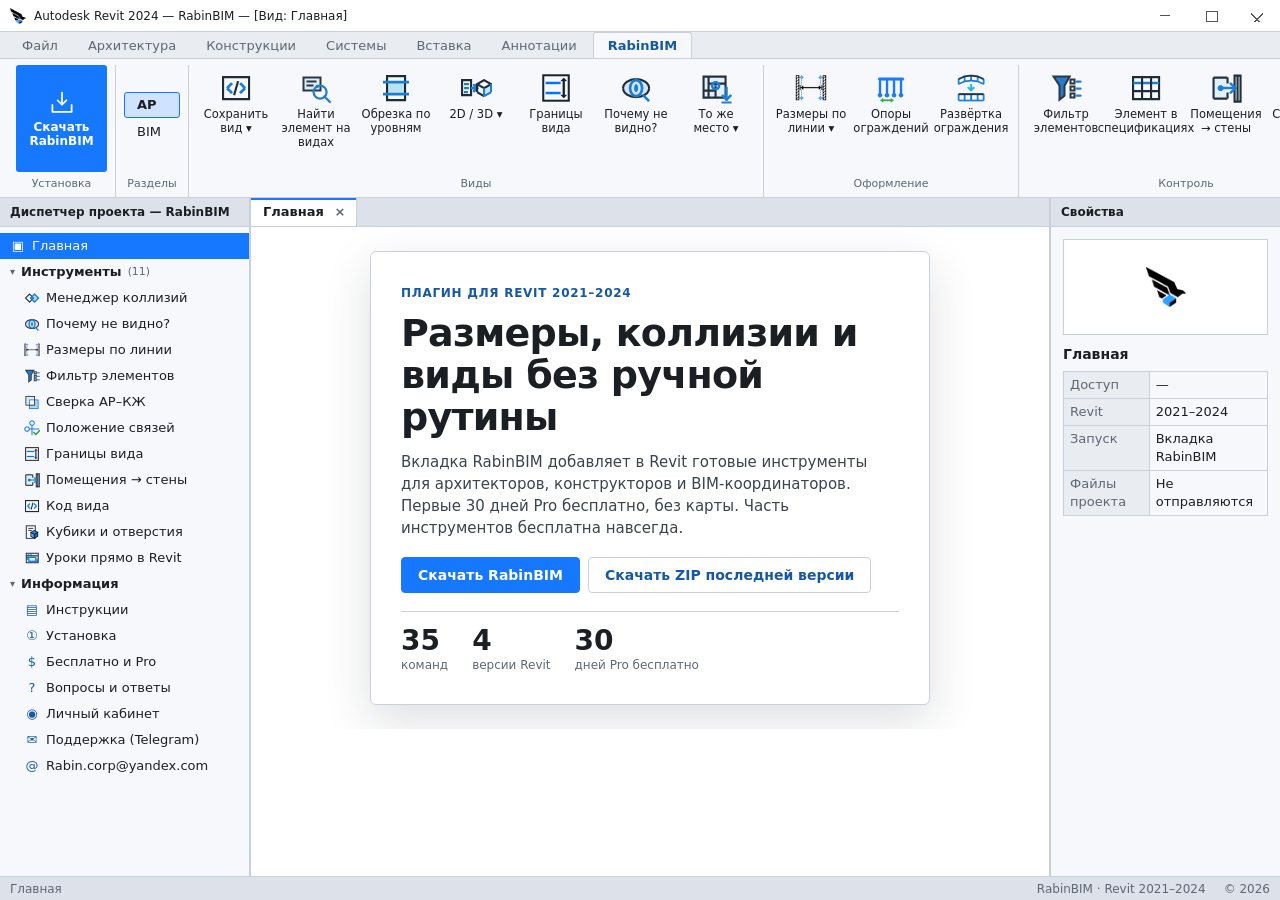
<file: index.html>
<!doctype html>
<html lang="ru">
<head>
  <meta charset="UTF-8" />
  <meta name="viewport" content="width=device-width, initial-scale=1.0" />
  <meta name="referrer" content="no-referrer" />
  <title>RabinBIM для Revit: размеры, коллизии и виды без рутины</title>
  <meta name="description" content="RabinBIM добавляет в Revit с 2021 по 2024 вкладку с готовыми инструментами: размеры по линии, менеджер коллизий, поиск скрытых элементов, кубики и отверстия. 30 дней Pro бесплатно." />
  <link rel="canonical" href="https://rabinbim.ru/" />
  <meta property="og:title" content="RabinBIM для Revit" />
  <meta property="og:description" content="Инструменты для размеров, коллизий и видов. Интерактивные примеры и инструкции." />
  <meta property="og:image" content="https://rabinbim.ru/assets/og.png" />
  <meta name="theme-color" content="#1677FF" />
  <link rel="icon" type="image/png" href="assets/logo-dark.png" />
  <link rel="stylesheet" href="style.css?v=20261122-1" />
  <link rel="stylesheet" href="demos.css?v=4" />
  <link rel="stylesheet" href="demo-clash.css?v=4" />
  <link rel="stylesheet" href="demo-monolith.css?v=3" />
  <link rel="stylesheet" href="demo-link-placement.css?v=2" />
  <link rel="stylesheet" href="demo-view-range.css?v=1" />
</head>
<body>
<div class="app" id="app">
  <header class="titlebar">
    <img src="assets/logo-dark.png" alt="" width="16" height="16" class="tlogo" />
    <span class="ttitle" id="ttitle">Autodesk Revit 2024 — RabinBIM — [Вид: Главная]</span>
    <span class="tctl" aria-hidden="true"><b></b><b></b><b></b></span>
  </header>
  <nav class="rtabs" aria-label="Вкладки ленты"><span>Файл</span><span>Архитектура</span><span>Конструкции</span><span>Системы</span><span>Вставка</span><span>Аннотации</span><span class="on">RabinBIM</span></nav>
  <div class="ribbon" role="toolbar" aria-label="Инструменты RabinBIM">
      <div class="rgroup rdl"><a class="rbig" href="https://app.rabinbim.ru/downloads/RabinBIMInstaller.exe"><svg width="28" height="28" viewBox="0 0 256 256" fill="currentColor" aria-hidden="true"><path d="M224 144v64a8 8 0 0 1-8 8H40a8 8 0 0 1-8-8v-64a8 8 0 0 1 16 0v56h160v-56a8 8 0 0 1 16 0Zm-101.66 5.66a8 8 0 0 0 11.32 0l40-40a8 8 0 0 0-11.32-11.32L136 124.69V32a8 8 0 0 0-16 0v92.69l-26.34-26.35a8 8 0 0 0-11.32 11.32Z"/></svg><span>Скачать<br />RabinBIM</span></a><b>Установка</b></div>
      <div class="rgroup"><div class="rcol rsections" role="group" aria-label="Раздел ленты">
        <button type="button" class="rsmall" data-ribbon-section="ar" aria-pressed="true">АР</button>
        <button type="button" class="rsmall" data-ribbon-section="bim" aria-pressed="false">BIM</button>
      </div><b>Разделы</b></div>
      <div class="rpanels" data-ribbon-panel="ar">
<div class="rgroup"><div class="rrow"><div class="rmenu"><button type="button" class="rbtn" popovertarget="RabinViewCaptureSplitButton"><img src="assets/icons/view-code-new32.png" alt="" width="32" height="32" /><span>Сохранить вид ▾</span></button><div id="RabinViewCaptureSplitButton" class="rmenu-pop" popover><button type="button" class="rbtn" data-open="code" title="Скопировать код активного вида, чтобы открыть его позже или передать коллеге"><img src="assets/icons/view-code-new32.png" alt="" width="32" height="32" /><span>Скопировать код вида</span></button><button type="button" class="rbtn" data-open="copy-view-screenshot" title="Скопировать скриншот активного вида"><img src="assets/icons/qr-only-new32.png" alt="" width="32" height="32" /><span>Скриншот без кода</span></button><button type="button" class="rbtn" data-open="copy-view-screenshot-with-code" title="Скопировать скриншот активного вида с QR-кодом восстановления"><img src="assets/icons/view-qr-new32.png" alt="" width="32" height="32" /><span>Скриншот с QR-кодом</span></button><button type="button" class="rbtn" data-open="restore-view-code" title="Открыть сохранённый вид и восстановить его зум и ориентацию"><img src="assets/icons/restore-new32.png" alt="" width="32" height="32" /><span>Вставить код вида</span></button></div></div><button type="button" class="rbtn" data-open="element-view-finder" title="Найти виды, на которых виден выбранный элемент"><img src="assets/icons/element-view-finder32.png" alt="" width="32" height="32" /><span>Найти элемент на видах</span></button><button type="button" class="rbtn" data-open="level-section" title="Обрезать активный 3D-вид между двумя выбранными уровнями"><img src="assets/icons/levels-section-new32.png" alt="" width="32" height="32" /><span>Обрезка по уровням</span></button><div class="rmenu"><button type="button" class="rbtn" popovertarget="RabinViewConversionSplitButton"><img src="assets/icons/view-2d-to-3d32.png" alt="" width="32" height="32" /><span>2D / 3D ▾</span></button><div id="RabinViewConversionSplitButton" class="rmenu-pop" popover><button type="button" class="rbtn" data-open="view2-d-to3-d" title="Создать обрезанный 3D-вид из выбранного или активного плана/разреза"><img src="assets/icons/view-2d-to-3d32.png" alt="" width="32" height="32" /><span>2D в 3D</span></button><button type="button" class="rbtn" data-open="view3-d-to2-d" title="Создать план или разрез по выбранной грани обрезки 3D-вида"><img src="assets/icons/view-3d-to-2d32.png" alt="" width="32" height="32" /><span>3D в 2D</span></button><button type="button" class="rbtn" data-open="align3-d-section-box" title="Повернуть границы 3D-вида параллельно выбранной плоской грани"><img src="assets/icons/view-align-3d32.png" alt="" width="32" height="32" /><span>Выровнять 3D-границы</span></button></div></div><button type="button" class="rbtn" data-open="view-range-control" title="Настроить диапазон плана или границы разреза"><img src="assets/icons/view-range-v2-32.png" alt="" width="32" height="32" /><span>Границы вида</span></button><button type="button" class="rbtn" data-open="vis" title="Найти причину невидимости выбранного элемента на активном виде"><img src="assets/icons/visibility-diagnostics32.png" alt="" width="32" height="32" /><span>Почему не видно?</span></button><div class="rmenu"><button type="button" class="rbtn" popovertarget="RabinViewLocationButton"><img src="assets/icons/view-location-save32.png" alt="" width="32" height="32" /><span>То же место ▾</span></button><div id="RabinViewLocationButton" class="rmenu-pop" popover><button type="button" class="rbtn" data-open="view-location-save" title="Сохранить текущее место"><img src="assets/icons/view-location-save32.png" alt="" width="32" height="32" /><span>Сохранить место</span></button><button type="button" class="rbtn" data-open="view-location-apply" title="Перенести сохранённое место"><img src="assets/icons/view-location-apply32.png" alt="" width="32" height="32" /><span>Перенести место</span></button></div></div></div><b>Виды</b></div>
<div class="rgroup"><div class="rrow"><div class="rmenu"><button type="button" class="rbtn" popovertarget="RabinLineDimensionSplitButton"><img src="assets/icons/line-dimension32.png" alt="" width="32" height="32" /><span>Размеры по линии ▾</span></button><div id="RabinLineDimensionSplitButton" class="rmenu-pop" popover><button type="button" class="rbtn" data-open="dims" title="Создать цепочку размеров по двум точкам"><img src="assets/icons/line-dimension32.png" alt="" width="32" height="32" /><span>Размеры по линии</span></button><button type="button" class="rbtn" data-open="line-dimension-settings" title="Настроить стены, оси, окна, двери и способ привязки"><img src="assets/icons/settings32.png" alt="" width="32" height="32" /><span>Настройки размеров</span></button></div></div><button type="button" class="rbtn" data-open="railing-supports" title="Расставить опоры выбранных ограждений по шаблону: типы опор, шаг, отступы"><img src="assets/icons/railing-supports32.png" alt="" width="32" height="32" /><span>Опоры ограждений</span></button><button type="button" class="rbtn" data-open="railing-unroll" title="Развёртка выбранного ограждения: чертёжный вид с длиной вдоль траектории и высотой"><img src="assets/icons/railing-unroll32.png" alt="" width="32" height="32" /><span>Развёртка ограждения</span></button></div><b>Оформление</b></div>
<div class="rgroup"><div class="rrow"><button type="button" class="rbtn" data-open="filter" title="Расширенный фильтр и сохранённые наборы элементов"><img src="assets/icons/advanced-filter32.png" alt="" width="32" height="32" /><span>Фильтр элементов</span></button><button type="button" class="rbtn" data-open="schedule-element-finder" title="Проверить, в каких спецификациях на листах есть выбранный элемент"><img src="assets/icons/schedule32.png" alt="" width="32" height="32" /><span>Элемент в спецификациях</span></button><button type="button" class="rbtn" data-open="rooms" title="Передать параметры помещений в стены отделки и утепления"><img src="assets/icons/room-wall-parameters32.png" alt="" width="32" height="32" /><span>Помещения → стены</span></button><button type="button" class="rbtn" data-open="monolith-check" title="Найти расхождения монолита АР и связи КЖ"><img src="assets/icons/monolith-check32.png" alt="" width="32" height="32" /><span>Сверка АР–КЖ</span></button></div><b>Контроль</b></div>
<div class="rgroup"><div class="rrow"><button type="button" class="rbtn" data-open="clash" title="Открыть менеджер коллизий Navisworks"><img src="assets/icons/collision-new32.png" alt="" width="32" height="32" /><span>Менеджер коллизий</span></button><button type="button" class="rbtn" data-open="project-sync" title="Открыть окно синхронизации данных между проектами"><img src="assets/icons/project-sync-new32.png" alt="" width="32" height="32" /><span>Синхронизация проектов</span></button><button type="button" class="rbtn" data-open="link-placement" title="Проверить, что Revit-связи стоят ровно: по общим координатам и по осям"><img src="assets/icons/link-placement32.png" alt="" width="32" height="32" /><span>Положение связей</span></button><div class="rmenu"><button type="button" class="rbtn" popovertarget="RabinOpeningsSplitButton"><img src="assets/icons/openings-cubes32.png" alt="" width="32" height="32" /><span>Кубики и отверстия ▾</span></button><div id="RabinOpeningsSplitButton" class="rmenu-pop" popover><button type="button" class="rbtn" data-open="cube-file-check" title="Проверить локальные кубики и сравнить их с предыдущим снимком"><img src="assets/icons/openings-cubes32.png" alt="" width="32" height="32" /><span>Файл кубиков</span></button><button type="button" class="rbtn" data-open="open" title="Сопоставить локальные отверстия с кубиками в Revit-связи"><img src="assets/icons/openings-check32.png" alt="" width="32" height="32" /><span>Основная модель</span></button><button type="button" class="rbtn" data-open="opening-coordination-settings" title="Настроить семейства, параметры, допуски и обмен настройками"><img src="assets/icons/settings32.png" alt="" width="32" height="32" /><span>Настройки кубиков и отверстий</span></button></div></div></div><b>Координация</b></div>
      </div>
      <div class="rpanels" data-ribbon-panel="bim" hidden>
<div class="rgroup"><div class="rrow"><button type="button" class="rbtn" data-open="fix-group-worksets" title="Последовательно назначить группе рабочие наборы её элементов и восстановить исходный"><img src="assets/icons/group-worksets32.png" alt="" width="32" height="32" /><span>РН групп</span></button><button type="button" class="rbtn" data-open="family-parameter-inspector" title="Параметры, формулы и связи внутри семейства"><img src="assets/icons/family-parameters32.png" alt="" width="32" height="32" /><span>Параметры семейства</span></button><button type="button" class="rbtn" data-open="workset-contents" title="Список элементов рабочего набора, в том числе закрытого — без его открытия"><img src="assets/icons/workset-contents32.png" alt="" width="32" height="32" /><span>Состав РН</span></button><button type="button" class="rbtn" data-open="batch-links" title="Загрузить сразу несколько Revit-связей с Revit Server или с диска"><img src="assets/icons/batch-links32.png" alt="" width="32" height="32" /><span>Загрузка связей</span></button></div><b>BIM</b></div>
      </div>
      <div class="rgroup"><div class="rcol"><button class="rsmall" data-open="guide">Инструкции</button><button class="rsmall" data-open="how">Установка</button><button class="rsmall" data-open="tiers">Бесплатно и Pro</button><button class="rsmall" data-open="faq">Вопросы</button></div><b>О плагине</b></div>
  </div>
  <div class="work">
    <aside class="browser" aria-label="Диспетчер проекта">
      <p class="pane-h">Диспетчер проекта — RabinBIM</p>
      <ul class="tree">
        <li><button class="node" data-open="home"><span class="ic">▣</span>Главная</button></li>
        <li class="grp"><span class="node folder">Инструменты <small>(11)</small></span><ul><li><button class="node leaf" data-open="clash"><img src="assets/icons/collision-new32.png" alt="" width="16" height="16" />Менеджер коллизий</button></li><li><button class="node leaf" data-open="vis"><img src="assets/icons/visibility-diagnostics32.png" alt="" width="16" height="16" />Почему не видно?</button></li><li><button class="node leaf" data-open="dims"><img src="assets/icons/line-dimension32.png" alt="" width="16" height="16" />Размеры по линии</button></li><li><button class="node leaf" data-open="filter"><img src="assets/icons/advanced-filter32.png" alt="" width="16" height="16" />Фильтр элементов</button></li><li><button class="node leaf" data-open="monolith-check"><img src="assets/icons/monolith-check32.png" alt="" width="16" height="16" />Сверка АР–КЖ</button></li><li><button class="node leaf" data-open="link-placement"><img src="assets/icons/link-placement32.png" alt="" width="16" height="16" />Положение связей</button></li><li><button type="button" class="node leaf" data-open="view-range-control"><img src="assets/icons/view-range-v2-32.png" alt="" width="16" height="16" />Границы вида</button></li><li><button class="node leaf" data-open="rooms"><img src="assets/icons/room-wall-parameters32.png" alt="" width="16" height="16" />Помещения → стены</button></li><li><button class="node leaf" data-open="code"><img src="assets/icons/view-code-new32.png" alt="" width="16" height="16" />Код вида</button></li><li><button class="node leaf" data-open="open"><img src="assets/icons/openings-cubes32.png" alt="" width="16" height="16" />Кубики и отверстия</button></li><li><button class="node leaf" data-open="lessons"><img src="assets/icons/ui-highlight-test32.png" alt="" width="16" height="16" />Уроки прямо в Revit</button></li></ul></li>
        <li class="grp"><span class="node folder">Информация</span><ul>
          <li><button class="node leaf" data-open="guide"><span class="ic">▤</span>Инструкции</button></li>
          <li><button class="node leaf" data-open="how"><span class="ic">①</span>Установка</button></li>
          <li><button class="node leaf" data-open="tiers"><span class="ic">$</span>Бесплатно и Pro</button></li>
          <li><button class="node leaf" data-open="faq"><span class="ic">?</span>Вопросы и ответы</button></li>
          <li><a class="node leaf" href="https://app.rabinbim.ru/profile.html"><span class="ic">◉</span>Личный кабинет</a></li>
          <li><a class="node leaf" href="https://t.me/RabinBIM" target="_blank" rel="noopener"><span class="ic">✉</span>Поддержка (Telegram)</a></li>
          <li><a class="node leaf" href="mailto:Rabin.corp@yandex.com"><span class="ic">@</span>Rabin.corp@yandex.com</a></li>
        </ul></li>
      </ul>
    </aside>
    <main class="canvas" id="main">
      <div class="vtabs" id="vtabs" role="tablist" aria-label="Открытые виды"></div>
      <div class="views" id="views">
      <section class="view" id="v-copy-view-screenshot" hidden data-title="Скриншот без кода" data-desc="Скопировать скриншот активного вида" data-doc="#guide-view-code"><div class="view-head"><h2>Скриншот без кода</h2><p>Скопировать скриншот активного вида.</p><p>Команда доступна в RabinBIM для Revit.</p><button type="button" class="rsmall guide-link" data-inline-guide>Инструкция →</button></div></section>
      <section class="view" id="v-copy-view-screenshot-with-code" hidden data-title="Скриншот с QR-кодом" data-desc="Скопировать скриншот активного вида с QR-кодом восстановления" data-doc="#guide-view-code"><div class="view-head"><h2>Скриншот с QR-кодом</h2><p>Скопировать скриншот активного вида с QR-кодом восстановления.</p><p>Команда доступна в RabinBIM для Revit.</p><button type="button" class="rsmall guide-link" data-inline-guide>Инструкция →</button></div></section>
      <section class="view" id="v-restore-view-code" hidden data-title="Вставить код вида" data-desc="Открыть сохранённый вид и восстановить его зум и ориентацию" data-doc="#guide-view-code"><div class="view-head"><h2>Вставить код вида</h2><p>Открыть сохранённый вид и восстановить его зум и ориентацию.</p><p>Команда доступна в RabinBIM для Revit.</p><button type="button" class="rsmall guide-link" data-inline-guide>Инструкция →</button></div></section>
      <section class="view" id="v-element-view-finder" hidden data-title="Найти элемент на видах" data-desc="Найти виды, на которых виден выбранный элемент" data-doc="#guide-find-views"><div class="view-head"><h2>Найти элемент на видах</h2><p>Найти виды, на которых виден выбранный элемент.</p><p>Команда доступна в RabinBIM для Revit.</p><button type="button" class="rsmall guide-link" data-inline-guide>Инструкция →</button></div><div class="stage-body shot-body guide-preview"><img src="assets/ui/element-view-finder.png" alt="Окно команды RabinBIM" loading="lazy" /></div></section>
      <section class="view" id="v-level-section" hidden data-title="Обрезка по уровням" data-desc="Обрезать активный 3D-вид между двумя выбранными уровнями" data-doc="#guide-level-section"><div class="view-head"><h2>Обрезка по уровням</h2><p>Обрезать активный 3D-вид между двумя выбранными уровнями.</p><p>Команда доступна в RabinBIM для Revit.</p><button type="button" class="rsmall guide-link" data-inline-guide>Инструкция →</button></div></section>
      <section class="view" id="v-view2-d-to3-d" hidden data-title="2D в 3D" data-desc="Создать обрезанный 3D-вид из выбранного или активного плана/разреза" data-doc="#guide-dimensions-2d3d"><div class="view-head"><h2>2D в 3D</h2><p>Создать обрезанный 3D-вид из выбранного или активного плана/разреза.</p><p>Команда доступна в RabinBIM для Revit.</p><button type="button" class="rsmall guide-link" data-inline-guide>Инструкция →</button></div></section>
      <section class="view" id="v-view3-d-to2-d" hidden data-title="3D в 2D" data-desc="Создать план или разрез по выбранной грани обрезки 3D-вида" data-doc="#guide-dimensions-2d3d"><div class="view-head"><h2>3D в 2D</h2><p>Создать план или разрез по выбранной грани обрезки 3D-вида.</p><p>Команда доступна в RabinBIM для Revit.</p><button type="button" class="rsmall guide-link" data-inline-guide>Инструкция →</button></div></section>
      <section class="view" id="v-align3-d-section-box" hidden data-title="Выровнять 3D-границы" data-desc="Повернуть границы 3D-вида параллельно выбранной плоской грани" data-doc="#guide-dimensions-2d3d"><div class="view-head"><h2>Выровнять 3D-границы</h2><p>Повернуть границы 3D-вида параллельно выбранной плоской грани.</p><p>Команда доступна в RabinBIM для Revit.</p><button type="button" class="rsmall guide-link" data-inline-guide>Инструкция →</button></div></section>
      <section class="view" id="v-view-range-control" hidden data-tier="Pro" data-title="Границы вида" data-desc="Настроить диапазон плана или границы разреза" data-doc="#guide-view-range"><div class="view-head"><h2>Границы вида</h2><p>Настроить диапазон плана или границы разреза.</p><p>Команда доступна в RabinBIM для Revit.</p><button type="button" class="rsmall guide-link" data-inline-guide>Инструкция →</button></div><div class="stage-body demo" data-demo="view-range" aria-label="Интерактивное демо команды «Границы вида»"></div></section>
      <section class="view" id="v-view-location-save" hidden data-title="Сохранить место" data-desc="Сохранить текущее место" data-doc="#guide-same-place"><div class="view-head"><h2>Сохранить место</h2><p>Сохранить текущее место.</p><p>Команда доступна в RabinBIM для Revit.</p><button type="button" class="rsmall guide-link" data-inline-guide>Инструкция →</button></div></section>
      <section class="view" id="v-view-location-apply" hidden data-title="Перенести место" data-desc="Перенести сохранённое место" data-doc="#guide-same-place"><div class="view-head"><h2>Перенести место</h2><p>Перенести сохранённое место.</p><p>Команда доступна в RabinBIM для Revit.</p><button type="button" class="rsmall guide-link" data-inline-guide>Инструкция →</button></div></section>
      <section class="view" id="v-line-dimension-settings" hidden data-title="Настройки размеров" data-desc="Настроить стены, оси, окна, двери и способ привязки" data-doc="#guide-line-dims"><div class="view-head"><h2>Настройки размеров</h2><p>Настроить стены, оси, окна, двери и способ привязки.</p><p>Команда доступна в RabinBIM для Revit.</p><button type="button" class="rsmall guide-link" data-inline-guide>Инструкция →</button></div><div class="stage-body shot-body guide-preview"><img src="assets/ui/line-dims.png" alt="Окно команды RabinBIM" loading="lazy" /></div></section>
      <section class="view" id="v-schedule-element-finder" hidden data-title="Элемент в спецификациях" data-desc="Проверить, в каких спецификациях на листах есть выбранный элемент" data-doc="#guide-schedule-element-finder"><div class="view-head"><h2>Элемент в спецификациях</h2><p>Проверить, в каких спецификациях на листах есть выбранный элемент.</p><p>Команда доступна в RabinBIM для Revit.</p><button type="button" class="rsmall guide-link" data-inline-guide>Инструкция →</button></div><div class="stage-body shot-body guide-preview"><img src="assets/ui/schedule-element-finder.png" alt="Окно команды RabinBIM" loading="lazy" /></div></section>
      <section class="view" id="v-monolith-check" hidden data-title="Сверка АР–КЖ" data-tier="Pro" data-desc="Найти расхождения монолита АР и связи КЖ по объёму, с подсветкой на виде и выгрузкой в CSV." data-doc="#guide-monolith-check">
        <div class="view-head"><h2>Сверка АР–КЖ</h2><p>Сравнение монолита АР и связи КЖ по объёму: расхождения по местам, фильтр тонких припусков, подсветка на виде и отчёт CSV.</p><button type="button" class="rsmall guide-link" data-inline-guide>Инструкция →</button></div>
        <div class="stage-body demo" data-demo="monolith" role="group" aria-label="Интерактивный пример окна «Расхождения монолита АР и КЖ»"></div>
      </section>
      <section class="view" id="v-project-sync" hidden data-title="Синхронизация проектов" data-desc="Открыть окно синхронизации данных между проектами" data-doc="#guide-project-sync"><div class="view-head"><h2>Синхронизация проектов</h2><p>Открыть окно синхронизации данных между проектами.</p><p>Команда доступна в RabinBIM для Revit.</p><button type="button" class="rsmall guide-link" data-inline-guide>Инструкция →</button></div><div class="stage-body shot-body guide-preview"><img src="assets/ui/project-sync.png" alt="Окно команды RabinBIM" loading="lazy" /></div></section>
      <section class="view" id="v-link-placement" hidden data-title="Положение связей" data-tier="Бесплатно" data-desc="Проверить, что Revit-связи стоят ровно: по общим координатам и по осям" data-doc="#guide-link-placement"><div class="view-head"><h2>Положение связей</h2><p>Проверить, что Revit-связи стоят ровно: по общим координатам и по осям.</p><p>Команда доступна в RabinBIM для Revit.</p><button type="button" class="rsmall guide-link" data-inline-guide>Инструкция →</button></div><div class="stage-body demo" data-demo="link-placement" role="group" aria-label="Интерактивный пример окна «Положение Revit-связей»"></div></section>
      <section class="view" id="v-cube-file-check" hidden data-title="Файл кубиков" data-desc="Проверить локальные кубики и сравнить их с предыдущим снимком" data-doc="#guide-open-file"><div class="view-head"><h2>Файл кубиков</h2><p>Проверить локальные кубики и сравнить их с предыдущим снимком.</p><p>Команда доступна в RabinBIM для Revit.</p><button type="button" class="rsmall guide-link" data-inline-guide>Инструкция →</button></div><div class="stage-body shot-body guide-preview"><img src="assets/docs/open-file.png" alt="Окно команды RabinBIM" loading="lazy" /></div></section>
      <section class="view" id="v-opening-coordination-settings" hidden data-title="Настройки кубиков и отверстий" data-desc="Настроить семейства, параметры, допуски и обмен настройками" data-doc="#guide-open-settings"><div class="view-head"><h2>Настройки кубиков и отверстий</h2><p>Настроить семейства, параметры, допуски и обмен настройками.</p><p>Команда доступна в RabinBIM для Revit.</p><button type="button" class="rsmall guide-link" data-inline-guide>Инструкция →</button></div><div class="stage-body shot-body guide-preview"><img src="assets/ui/opening-coordination-settings.png" alt="Окно команды RabinBIM" loading="lazy" /></div></section>
      <section class="view" id="v-fix-group-worksets" hidden data-title="РН групп" data-desc="Последовательно назначить группе рабочие наборы её элементов и восстановить исходный" data-doc="#guide-fix-group-worksets"><div class="view-head"><h2>РН групп</h2><p>Последовательно назначить группе рабочие наборы её элементов и восстановить исходный.</p><p>Команда доступна в RabinBIM для Revit.</p><button type="button" class="rsmall guide-link" data-inline-guide>Инструкция →</button></div><div class="stage-body shot-body guide-preview"><img src="assets/ui/fix-group-worksets.png" alt="Окно команды RabinBIM" loading="lazy" /></div></section>
      <section class="view" id="v-family-parameter-inspector" hidden data-title="Параметры семейства" data-desc="Параметры, формулы и связи внутри семейства" data-doc="#guide-family-parameter-inspector"><div class="view-head"><h2>Параметры семейства</h2><p>Параметры, формулы и связи внутри семейства.</p><p>Команда доступна в RabinBIM для Revit.</p><button type="button" class="rsmall guide-link" data-inline-guide>Инструкция →</button></div><div class="stage-body shot-body guide-preview"><img src="assets/ui/family-parameter-inspector.png" alt="Окно команды RabinBIM" loading="lazy" /></div></section>
      <section class="view" id="v-workset-contents" hidden data-title="Состав РН" data-desc="Список элементов рабочего набора, в том числе закрытого — без его открытия" data-doc="#guide-workset-contents"><div class="view-head"><h2>Состав РН</h2><p>Список элементов рабочего набора, в том числе закрытого — без его открытия.</p><p>Команда доступна в RabinBIM для Revit.</p><button type="button" class="rsmall guide-link" data-inline-guide>Инструкция →</button></div><div class="stage-body shot-body guide-preview"><img src="assets/ui/workset-contents.png" alt="Окно команды RabinBIM" loading="lazy" /></div></section>
      <section class="view" id="v-railing-supports" hidden data-title="Опоры ограждений" data-tier="Pro" data-desc="Расстановка опор выбранных ограждений по шаблону: типы опор, шаг и отступы" data-doc="#guide-railing-supports"><div class="view-head"><h2>Опоры ограждений</h2><p>Расставить опоры выбранных ограждений по шаблону: типы опор, шаг, отступы.</p><p>Команда доступна в RabinBIM Pro для Revit.</p><button type="button" class="rsmall guide-link" data-inline-guide>Инструкция →</button></div></section>
      <section class="view" id="v-railing-unroll" hidden data-title="Развёртка ограждения" data-tier="Pro" data-desc="Чертёжный вид или разрезы вдоль ограждения с длиной по траектории, высотой, изломами и размерами" data-doc="#guide-railing-unroll"><div class="view-head"><h2>Развёртка ограждения</h2><p>Раскатывает выбранное ограждение в прямую на чертёжном виде или строит разрезы вдоль траектории.</p><p>Команда доступна в RabinBIM Pro для Revit.</p><button type="button" class="rsmall guide-link" data-inline-guide>Инструкция →</button></div></section>
      <section class="view" id="v-batch-links" hidden data-title="Загрузка связей" data-tier="Бесплатно" data-desc="Пакетная загрузка и обновление нескольких Revit-связей с Revit Server или с диска" data-doc="#guide-batch-links"><div class="view-head"><h2>Загрузка связей</h2><p>Загрузить сразу несколько Revit-связей с Revit Server или с диска, задав рабочие наборы и способ размещения.</p><p>Команда доступна бесплатно в RabinBIM для Revit.</p><button type="button" class="rsmall guide-link" data-inline-guide>Инструкция →</button></div></section>
      <section class="view" id="v-guide-view-code" hidden data-title="Код вида" data-tier="Бесплатно"><article class="guide-page"><button type="button" class="rsmall guide-back" data-open="guide">← Все инструкции</button>
          <h2>Код вида <span class="tag free">Бесплатно</span></h2>
          <figure class="shot side"><a href="assets/docs/view-code-menu.png" target="_blank" rel="noopener"><img src="assets/docs/view-code-menu.png" alt="Меню «Сохранить вид»: скриншот с QR-кодом, без кода, текстовый код" width="185" height="196" loading="lazy" /></a><figcaption>Меню «Сохранить вид»</figcaption></figure>
          <p>Скопируйте активный вид вместе с положением и направлением камеры, выделенными элементами и границами обрезки. Работает и для 3D, и для 2D видов. Коллега вставит код и откроет тот же вид без поиска.</p>
          <p>Кнопка «Сохранить вид» предлагает три варианта:</p>
          <ul>
            <li>скриншот с QR-кодом и текстовым кодом;</li>
            <li>скриншот с QR-кодом;</li>
            <li>только текстовый код.</li>
          </ul>
          <p>Чтобы перейти к сохранённому месту, вставьте код или картинку с QR-кодом в «Вставить код вида». Код можно отправить коллеге или сохранить себе, чтобы вернуться к месту позже.</p>
          <p class="note">Код открывается в том же проекте. Между смежными разделами одного проекта тоже должен работать, но в таких случаях проверяйте результат.</p>
        </article></section>
      <section class="view" id="v-guide-find-views" hidden data-title="Найти элемент на видах" data-tier="Бесплатно"><article class="guide-page"><button type="button" class="rsmall guide-back" data-open="guide">← Все инструкции</button>
          <h2>Найти элемент на видах <span class="tag free">Бесплатно</span></h2>
          <img class="ico" src="assets/docs/btn-find-views.png" alt="Кнопка «Найти элемент на видах»" width="95" height="76" loading="lazy" />
          <p>Показывает все виды, на которых есть нужный элемент.</p>
          <ol class="proc">
            <li>Откройте инструмент и выберите элемент в проекте.</li>
            <li>Укажите, где искать: на всех видах или только на видах на листах.</li>
            <li>Дождитесь результата. На небольшом проекте это занимает 20–30 секунд.</li>
          </ol>
          <p class="note">На крупных проектах поиск идёт минуты, а иногда и десятки минут. Для таких проектов ищите только по видам на листах. Поиск можно остановить кнопкой «Прервать».</p>
        </article></section>
      <section class="view" id="v-guide-dimensions-2d3d" hidden data-title="Переход между 2D и 3D" data-tier="Pro"><article class="guide-page"><button type="button" class="rsmall guide-back" data-open="guide">← Все инструкции</button>
          <h2>Переход между 2D и 3D <span class="tag pro">Pro</span></h2>
          <figure class="shot side"><a href="assets/docs/menu-2d3d.png" target="_blank" rel="noopener"><img src="assets/docs/menu-2d3d.png" alt="Меню «2D / 3D»: 2D в 3D, 3D в 2D, выровнять 3D-границы" width="186" height="200" loading="lazy" /></a><figcaption>Группа «2D / 3D»</figcaption></figure>
          <p>Три кнопки в группе «2D / 3D»:</p>
          <dl class="defs">
            <dt>2D в 3D</dt><dd>Открывает ваш план или разрез в 3D с теми же габаритами вида и глубиной видимости.</dd>
            <dt>3D в 2D</dt><dd>Включает выбор граней обрезки 3D вида и строит по их габаритам разрез, план этажа или план потолка.</dd>
            <dt>Выровнять 3D-границы</dt><dd>Поворачивает границу обрезки так, чтобы она легла по выбранной поверхности.</dd>
          </dl>
          <p class="note">Активный рабочий набор должен быть видим на вашем виде.</p>
        </article></section>
      <section class="view" id="v-guide-view-range" hidden data-title="Границы вида" data-tier="Pro"><article class="guide-page"><button type="button" class="rsmall guide-back" data-open="guide">← Все инструкции</button>
          <h2>Границы вида <span class="tag pro">Pro</span></h2>
          <img class="ico" src="assets/docs/btn-view-range.png" alt="Кнопка «Границы вида»" width="59" height="80" loading="lazy" />
          <p>Позволяет ползунками менять в реальном времени положение и глубину активного вида. Окно подстраивается под тип вида: для плана этажа и для разреза набор настроек разный.</p>
          <p class="note">Каждое движение ползунка в Revit считается транзакцией. Не злоупотребляйте этим на тяжёлых моделях: производительность на них упирается в сам Revit.</p>
        </article></section>
      <section class="view" id="v-guide-visibility" hidden data-title="Почему не видно?" data-tier="Бесплатно"><article class="guide-page"><button type="button" class="rsmall guide-back" data-open="guide">← Все инструкции</button>
          <h2>Почему не видно? <span class="tag free">Бесплатно</span></h2>
          <img class="ico" src="assets/docs/btn-visibility.png" alt="Кнопка «Почему не видно?»" width="65" height="84" loading="lazy" />
          <p>Выясняет, почему элемент не виден на виде.</p>
          <ol class="proc">
            <li>Выберите элемент и откройте вид, на котором его не видно.</li>
            <li>В окне инструмента нажмите «Запустить».</li>
            <li>Плагин выдаст список проверок (категория, рабочий набор, фильтры, секущий диапазон и другие) и отметит причину.</li>
          </ol>
        </article></section>
      <section class="view" id="v-guide-line-dims" hidden data-title="Размеры по линии" data-tier="Pro"><article class="guide-page"><button type="button" class="rsmall guide-back" data-open="guide">← Все инструкции</button>
          <h2>Размеры по линии <span class="tag pro">Pro</span></h2>
          <figure class="shot side side-l"><a href="assets/ui/line-dims.png" target="_blank" rel="noopener"><img src="assets/ui/line-dims.png" alt="Окно «Размеры по линии»: настройки привязки и игнорирования стен" width="610" height="900" loading="lazy" /></a><figcaption>Настройки размеров</figcaption></figure>
          <p>Ставит цепочку размеров от одной точки до другой.</p>
          <ol class="proc">
            <li>Нажмите «Размеры по линии».</li>
            <li>Укажите на плане первую точку, затем вторую.</li>
            <li>Плагин построит размеры между ними по горизонтали или по вертикали. Размеры ставятся по стенам и осям.</li>
          </ol>
          <p>Что настраивается в «Настройках размеров»:</p>
          <ul>
            <li>какие элементы образмеривать: стены, оси;</li>
            <li>игнорирование стен до заданной толщины, чтобы не образмеривать отделку;</li>
            <li>образмеривание окон и дверей рядом с линией: допуск до линии, категории и сторона линии. Элементы, которые параллельны линии, но перекрыты стеной, не образмериваются;</li>
            <li>способ привязки к стенам: по граням с толщиной, по центру стены или по граням без толщины;</li>
            <li>«Раздельные размеры»: вместо одной цепочки создаётся отдельный размер для каждой пары соседних привязок.</li>
          </ul>
        </article></section>
      <section class="view" id="v-guide-filter" hidden data-title="Фильтр элементов" data-tier="Pro"><article class="guide-page"><button type="button" class="rsmall guide-back" data-open="guide">← Все инструкции</button>
          <h2>Фильтр элементов <span class="tag pro">Pro</span></h2>
          <img class="ico" src="assets/docs/btn-filter.png" alt="Кнопка «Фильтр элементов»" width="66" height="81" loading="lazy" />
          <p>Отбор элементов по категории, параметрам и их значениям. Привычный инструмент для тех, кто работал с подобным фильтром ModPlus, с дополнительными возможностями.</p>
          <ol class="proc">
            <li>В левой верхней части выберите, среди каких элементов искать. По умолчанию это «Выбранные элементы».</li>
            <li>В центре выберите категорию, и плагин покажет её параметры.</li>
            <li>Выберите значения параметра и нажмите «Найти и выделить». На больших моделях это занимает несколько секунд.</li>
          </ol>
          <p>Список можно обновить, если проект изменился, и убрать из выбора элементы, которые находятся в группе или сборке.</p>
          <figure class="shot wide"><a href="assets/ui/filter.png" target="_blank" rel="noopener"><img src="assets/ui/filter.png" alt="Окно «Фильтр элементов»: категория, параметр, значения и выделения сеанса" width="1180" height="560" loading="lazy" /></a><figcaption>Окно фильтра: слева режим и сохранённые фильтры, в центре категории, справа выделения сеанса</figcaption></figure>
          <h3>Выделения текущего сеанса</h3>
          <p>Отобранные наборы можно временно хранить и сочетать между собой. У кнопок есть подсказки, вот основные:</p>
          <dl class="defs">
            <dt><kbd>+</kbd></dt><dd>Добавляет в список выбранные элементы с указанием их количества.</dd>
            <dt><kbd>U</kbd></dt><dd>Объединяет несколько сохранённых выделений в один список.</dd>
            <dt><kbd>−</kbd></dt><dd>Вычитает элементы одного или нескольких списков из первого выбранного.</dd>
            <dt><kbd>R</kbd></dt><dd>Сохраняет выбор в набор выбора Revit. Просмотреть его можно на вкладке «Управление», пункт «Выбор объектов».</dd>
          </dl>
        </article></section>
      <section class="view" id="v-guide-room-walls" hidden data-title="Помещения в стены" data-tier="Pro"><article class="guide-page"><button type="button" class="rsmall guide-back" data-open="guide">← Все инструкции</button>
          <h2>Помещения в стены <span class="tag pro">Pro</span></h2>
          <img class="ico" src="assets/docs/btn-room-walls.png" alt="Кнопка «Помещения → стены»" width="74" height="78" loading="lazy" />
          <p>Переносит значения параметров помещений в стены, которые находятся в помещении или граничат с ним.</p>
          <ol class="proc">
            <li>Выберите параметр, по которому отбираются стены, и допустимые значения. Например, значение «Отделка стен» оставит в работе только отделку.</li>
            <li>При необходимости задайте допуск, если стена находится не внутри помещения, а по его периметру.</li>
            <li>Укажите пары «Из помещения → В стену» и нажмите «Добавить пару». У параметров с одинаковым именем пара подбирается сама.</li>
            <li>Нажмите «Обновить список»: плагин покажет стены, которые можно заполнить.</li>
            <li>Заполните выбранные стены или весь список. Если ничего не выбрано, плагин сам включит выбор стен в Revit. Строки списка можно выделять с Shift и Ctrl.</li>
          </ol>
          <figure class="shot wide"><a href="assets/ui/room-walls.png" target="_blank" rel="noopener"><img src="assets/ui/room-walls.png" alt="Окно «Параметры помещений в стены»" width="1050" height="760" loading="lazy" /></a><figcaption>Окно переноса параметров: отбор стен, пары параметров и найденные стены</figcaption></figure>
          <p class="note">«Неоднозначные» стены находятся сразу в нескольких помещениях. Если включить «Заполнить неоднозначные», стена получит значения первого найденного помещения.</p>
        </article></section>
      <section class="view" id="v-guide-same-place" hidden data-title="То же место" data-tier="Бесплатно"><article class="guide-page"><button type="button" class="rsmall guide-back" data-open="guide">← Все инструкции</button>
          <h2>То же место <span class="tag free">Бесплатно</span></h2>
          <p>Сохраняет любое место на плане и открывает это же место на плане другого этажа или на 3D виде. Верхняя кнопка запоминает положение, нижняя переносит в это место на текущем виде.</p>
        </article></section>
      <section class="view" id="v-guide-updates" hidden data-title="Обновления, уроки и достижения" data-tier="Бесплатно"><article class="guide-page"><button type="button" class="rsmall guide-back" data-open="guide">← Все инструкции</button>
          <h2>Обновления, уроки и достижения <span class="tag free">Бесплатно</span></h2>
          <p>Окно «Обновить RabinBIM» показывает установленную версию и проверяет наличие новой. Автоматическую проверку можно включить при запуске и при закрытии Revit. Для установки обновления Revit нужно закрыть на несколько секунд.</p>
          <p>Если новая версия работает хуже предыдущей, на вкладке «Настройки» можно установить любую из доступных версий кнопкой «Установить выбранную».</p>
          <p>Чтобы подключить профиль, получите код в личном кабинете RabinBIM. В Revit откройте «Обновить RabinBIM» → «Лицензия…» и введите код.</p>
          <p>В «Уроках» собраны интерактивные задания внутри Revit: подсвечивают нужные кнопки и проверяют действия по шагам.</p>
          <p>На вкладке «Достижения» можно включить счётчик достижений за работу в плагине. Он считает только действия внутри Revit и не замедляет работу.</p>
        </article></section>
      <section class="view" id="v-guide-clash-start" hidden data-title="Источники и загрузка отчёта" data-tier="Pro"><article class="guide-page"><button type="button" class="rsmall guide-back" data-open="guide">← Все инструкции</button>
          <h2>Источники и загрузка отчёта <span class="tag pro">Pro</span></h2>
          <p>Сначала нужно указать, где лежат отчёты по коллизиям.</p>
          <ol class="proc">
            <li>Откройте вкладку «Настройки» и найдите «Источники отчётов HTML/XML».</li>
            <li>Нажмите «Добавить», введите имя проекта (любое удобное) и путь к папке с отчётами по датам.</li>
            <li>Нажмите «Сохранить пути».</li>
          </ol>
          <p class="note">Путь к папке с коллизиями можно уточнить у коллег или BIM-координатора.</p>
          <h3>Если нет доступа к рабочим дискам</h3>
          <p>Укажите «Корневую папку», куда сохранять отчёты, и «Публичную ссылку на архивы» с Яндекс Диска, куда выкладываются ZIP-архивы отчётов. Кнопка «Проверить обновления» сравнит дату в имени архива с вашей версией, скачает новую в указанную папку и распакует её под тем же названием. На это уходит от нескольких секунд до пары минут, в зависимости от интернета и размера файла.</p>
          <h3>Загрузка отчёта</h3>
          <p>Выберите проект и версию (папка с датой в формате ГГГГ.ММ.ДД) и нажмите «Загрузить». Дальше можно работать с коллизиями или смотреть отчёты и аналитику.</p>
          <dl class="defs">
            <dt>Проект</dt><dd>Выбирает настроенный объект.</dd>
            <dt>Версия</dt><dd>Выбирает папку даты. При открытии автоматически выбирается самая новая.</dd>
            <dt>Обновить</dt><dd>Заново сканирует папку и перечитывает список отчётов.</dd>
            <dt>Загрузить</dt><dd>Запускает загрузку выбранного отчёта.</dd>
            <dt>Отчёт и Папка</dt><dd>Ручная загрузка отдельного файла или каталога.</dd>
          </dl>
          <p>На главной странице отдельно показаны последние изменения и комментарии: автоматические записи (смена статуса, назначение) и обычные комментарии в двух независимых списках. Диапазон записей задаётся полями «с» и «по», двойной щелчок по записи открывает нужную коллизию.</p>
        </article></section>
      <section class="view" id="v-guide-clash-work" hidden data-title="Отработка коллизий" data-tier="Pro"><article class="guide-page"><button type="button" class="rsmall guide-back" data-open="guide">← Все инструкции</button>
          <h2>Отработка коллизий <span class="tag pro">Pro</span></h2>
          <p>Откройте вкладку «Коллизии». Первый уровень списка: отчёт (тест) Navisworks. Второй уровень: группа. Одиночные коллизии лежат в группе «Без группы». Щелчок по заголовку группы показывает общее изображение группы, если оно есть. У строки видны имя, ось и слой, группа, назначение и цветной статус. Пустые отчёты скрыты, одинаково названные группы не объединяются.</p>

          <h3>Поиск</h3>
          <p>Поиск идёт по имени коллизии, отчёта и теста, группе, статусу, назначению, координатам, оси и слою, а также по данным обоих элементов: ID, модели, категории, семейству и типу.</p>
          <div class="table-wrap"><table>
            <thead><tr><th>Запрос</th><th>Результат</th></tr></thead>
            <tbody>
              <tr><td><code>АР</code></td><td>Коллизии, где встречается «АР»</td></tr>
              <tr><td><code>АР &amp; ОВ1</code></td><td>Должны встретиться оба фрагмента</td></tr>
              <tr><td><code>стена | временная</code></td><td>Найти «стена», исключив «временная»</td></tr>
              <tr><td><code>АР &amp; ОВ1 | duplicate; тест</code></td><td>Сочетание обязательных и исключаемых слов</td></tr>
              <tr><td><code>&lt;Нет уровня&gt;</code></td><td>Коллизии, у которых в отчёте нет значения слоя</td></tr>
              <tr><td><code>_АР_</code></td><td>Точное обозначение раздела внутри имени модели или проверки</td></tr>
            </tbody>
          </table></div>
          <p>Знак «&amp;» значит «и». После «|» перечисляются исключения, несколько исключений разделяются запятой или точкой с запятой. Enter запускает поиск, «Сброс» очищает строку и фильтры.</p>

          <h3>Быстрые фильтры</h3>
          <ul>
            <li>«Мои»: только коллизии, назначенные текущему пользователю Revit.</li>
            <li>«Сегодня»: коллизии, с которыми сегодня работали.</li>
            <li>Фильтр статуса: все, активные, проанализированные, подтверждённые или исправленные.</li>
          </ul>

          <h3>Статусы</h3>
          <div class="statuses">
            <span class="st-chip s-active">Активная</span>
            <span class="st-chip s-checked">Отработана</span>
            <span class="st-chip s-approved">Подтверждена</span>
            <span class="st-chip s-fixed">Исправлена</span>
          </div>

          <h3>Массовая работа</h3>
          <p>Несколько строк выбираются как в проводнике: <kbd>Ctrl</kbd> добавляет отдельные записи, <kbd>Shift</kbd> выбирает диапазон. Смена статуса у одной из выбранных строк применяет тот же статус ко всем выбранным, назначение применяется ко всей выбранной группе строк. Перед массовой операцией проверьте подсветку и итоговый счётчик.</p>

          <h3>Карточка коллизии</h3>
          <ul>
            <li>Сверху имя и тонкая цветная полоса статуса.</li>
            <li>Ниже: дата обнаружения, точка конфликта, ось и слой.</li>
            <li>Изображение увеличивается при наведении, если это включено в настройках.</li>
            <li>Блоки «Элемент 1» и «Элемент 2»: ID, модель, категория, семейство, тип. ID можно скопировать через <kbd>Ctrl</kbd>+<kbd>C</kbd>, а щелчок правой кнопкой по ID копирует его сразу.</li>
          </ul>

          <h3>Переход к элементам в Revit</h3>
          <figure class="shot wide"><a href="assets/docs/clash-actions.png" target="_blank" rel="noopener"><img src="assets/docs/clash-actions.png" alt="Кнопки карточки коллизии: изолировать, 3D обрезка, 3D всей группы, копировать" width="648" height="73" loading="lazy" /></a><figcaption>Кнопки под карточкой коллизии</figcaption></figure>
          <dl class="defs">
            <dt>Изолировать</dt><dd>Находит элементы по ID в активном документе и загруженных связях, сбрасывает прежнюю временную изоляцию, временно изолирует найденное и приближает вид.</dd>
            <dt>3D обрезка</dt><dd>Создаёт или использует ваш личный 3D вид, выделяет элементы и направляет камеру на область коллизии. Сначала плагин пробует построить область по геометрии пересечения, если не получилось, по габаритам элементов. Если элементы не найдены, область строится вокруг точки конфликта с учётом значения «Расстояние» и коэффициента из настроек.</dd>
            <dt>3D всей группы</dt><dd>Собирает элементы всех коллизий группы и делает общую обрезку. Удобно смотреть серию однотипных пересечений, не открывая каждую строку.</dd>
          </dl>
        </article></section>
      <section class="view" id="v-guide-clash-reports" hidden data-title="Отчёты, сравнение и аналитика" data-tier="Pro"><article class="guide-page"><button type="button" class="rsmall guide-back" data-open="guide">← Все инструкции</button>
          <h2>Отчёты, сравнение и аналитика <span class="tag pro">Pro</span></h2>
          <h3>Отчёты</h3>
          <p>Динамика коллизий по папкам дат: карточки (всего, активные, исправленные, прогресс, проанализированные, подтверждённые, число дат и отчётов), столбчатая диаграмма по статусам и дням, срез общий, по проверке или по разделу. «Excel» выгружает таблицы и диаграммы в настоящий файл Excel.</p>
          <h3>Фильтры и выгрузка коллизий</h3>
          <ul>
            <li><strong>«Новые»</strong> показывает коллизии, появившиеся с прошлой версии отчёта.</li>
            <li><strong>«Старые»</strong> позволяет отобрать неисправленные коллизии по возрасту.</li>
            <li><strong>«Выгрузить…»</strong> сохраняет показанные коллизии. Для передачи смежникам выберите HTML с изображениями. Такой отчёт можно сохранить в PDF через печать в браузере. Excel включает изображения, фильтры, сводку по тестам и комментарии.</li>
          </ul>
          <h3>Сравнение</h3>
          <p>Выберите две версии и нажмите «Сравнить». Таблица покажет число коллизий в каждом тесте и разницу. Отрицательная разница значит, что коллизий стало меньше, положительная значит, что больше. Если в одной из дат нет такого отчёта, его значение для этой даты считается нулевым.</p>
          <h3>Аналитика</h3>
          <p>Область можно переключать между текущим отчётом и всеми отчётами папки. Для сводной аналитики можно выбрать конкретные непустые отчёты.</p>
          <div class="table-wrap"><table>
            <thead><tr><th>Режим</th><th>Что показывает</th></tr></thead>
            <tbody>
              <tr><td>Сводка</td><td>Коллизии, уникальные элементы и общее распределение</td></tr>
              <tr><td>Разделы</td><td>Распределение по обозначениям разделов: АР, КР, ОВ, ВК и другим</td></tr>
              <tr><td>Уровни</td><td>Распределение по полю «Слой». Пустые значения подписаны «&lt;Нет уровня&gt;»</td></tr>
              <tr><td>Категории</td><td>Категории Revit и Navisworks, которые участвуют в коллизиях</td></tr>
              <tr><td>Пересечения категорий</td><td>Какие пары категорий пересекаются чаще всего</td></tr>
              <tr><td>Семейства / имя элемента</td><td>Семейства, типы или имена элементов</td></tr>
              <tr><td>Пересечения разделов</td><td>Какие пары дисциплин дают больше всего коллизий</td></tr>
            </tbody>
          </table></div>
        </article></section>
      <section class="view" id="v-guide-clash-settings" hidden data-title="Настройки и архивы" data-tier="Pro"><article class="guide-page"><button type="button" class="rsmall guide-back" data-open="guide">← Все инструкции</button>
          <h2>Настройки и архивы <span class="tag pro">Pro</span></h2>
          <dl class="defs">
            <dt>Изображение</dt><dd>«Увеличивать изображение при наведении» включает предпросмотр, коэффициент задаёт масштаб, итоговый размер ограничен экраном.</dd>
            <dt>3D-обрезка</dt><dd>«Строить область по геометрии пересечения» включает точный способ, «Увеличение области» задаёт запас вокруг пересечения. Если пересечение вычислить нельзя, берётся безопасная обрезка по границам или точке конфликта.</dd>
            <dt>Сохранение</dt><dd>Кнопка «Сохранить настройки» под блоками изображения, 3D-обрезки и горячих клавиш сохраняет все три группы.</dd>
            <dt>Публичные архивы</dt><dd>«Проверить обновления» проверяет все настроенные ссылки, ничего не скачивая. «Скачать архивы» загружает недостающие ZIP и распаковывает их в корневую папку проекта. Имя архива должно быть датой, например <code>2026.07.28.zip</code>.</dd>
            <dt>Импорт изменений</dt><dd>Выбирает внешнюю папку и объединяет файлы с исправлениями (статусы и комментарии коллег) с вашей версией.</dd>
            <dt>Журнал</dt><dd>«Обновить» перечитывает журнал текущего дня, ошибки выделены цветом, «Очистить» удаляет журнал после подтверждения. Записи содержат время, уровень, операцию и длительности.</dd>
          </dl>
        </article></section>
      <section class="view" id="v-guide-open-start" hidden data-title="Подготовка модели" data-tier="Pro"><article class="guide-page"><button type="button" class="rsmall guide-back" data-open="guide">← Все инструкции</button>
          <h2>Подготовка модели <span class="tag pro">Pro</span></h2>
          <figure class="shot side"><a href="assets/docs/openings-menu.png" target="_blank" rel="noopener"><img src="assets/docs/openings-menu.png" alt="Меню «Кубики и отверстия» с пунктом настроек" width="229" height="282" loading="lazy" /></a><figcaption>Меню «Кубики и отверстия»</figcaption></figure>
          <p>Если в модели только начинается работа с отверстиями, откройте «Настройки кубиков и отверстий» и выберите «Проверить модель» в зависимости от того, какая модель открыта. Плагин проверит, что в ней есть нужные семейства и параметры.</p>
        </article></section>
      <section class="view" id="v-guide-open-main" hidden data-title="Основная модель" data-tier="Pro"><article class="guide-page"><button type="button" class="rsmall guide-back" data-open="guide">← Все инструкции</button>
          <h2>Основная модель <span class="tag pro">Pro</span></h2>
          <p>Размещает отверстия в местах кубиков из связанной модели и позволяет отслеживать изменения.</p>
          <p>Отверстия привязываются к кубикам по уникальному ID, который записывается в параметр «ID_Кубика». Если у кубика уже есть отверстие, в этом списке остаётся отверстие, а кубик пропадает.</p>
          <p>Область проверки: вся модель или активный вид. По расположению: стены и перекрытия, только стены или только перекрытия.</p>

          <figure class="shot wide"><a href="assets/ui/open-main.png" target="_blank" rel="noopener"><img src="assets/ui/open-main.png" alt="Окно «Проверка основной модели»" width="1080" height="600" loading="lazy" /></a><figcaption>Окно «Основная модель»: область проверки, состояние каждого кубика и кнопки действий</figcaption></figure>
          <h3>Состояния</h3>
          <p>Если в проект загружена связь с отверстиями, в столбце «Состояние» видны статусы:</p>
          <div class="table-wrap"><table>
            <tbody>
              <tr><td>Нет отверстия</td><td>К кубику не привязано отверстие</td></tr>
              <tr><td>ID не заполнен</td><td>Отверстие есть, но не привязано к кубику</td></tr>
              <tr><td>Соответствует</td><td>Отверстие полностью совпадает по габаритам и не смещено</td></tr>
              <tr><td>Перенести</td><td>Отверстие смещено относительно привязанного кубика</td></tr>
              <tr><td>Изменить габариты</td><td>Габариты отверстия не совпадают с габаритами кубика</td></tr>
              <tr><td>Удалить</td><td>У связанного кубика статус «Удалить»</td></tr>
            </tbody>
          </table></div>

          <h3>Кнопки</h3>
          <dl class="defs">
            <dt>Обновить</dt><dd>Обновляет список.</dd>
            <dt>Выделить</dt><dd>Выделяет выбранный элемент списка. Для элементов связи (кубиков) не работает.</dd>
            <dt>Приблизить</dt><dd>Приближает выбранный элемент на виде.</dd>
            <dt>Заполнить ID</dt><dd>Привязывает отверстия к кубикам, которые совпадают по расположению и габаритам. На выбор: выбранным (выбираются после нажатия), всем на виде, всем в документе.</dd>
            <dt>Связать вручную</dt><dd>То же, но вы сами указываете и отверстие, и кубик.</dd>
            <dt>Создать отверстие</dt><dd>Создаёт отверстия по кубикам. Выбор области такой же, как у «Заполнить ID».</dd>
            <dt>Выгрузить отчёт</dt><dd>Выгружает полный отчёт по кубикам и отверстиям в Excel.</dd>
          </dl>
        </article></section>
      <section class="view" id="v-guide-open-file" hidden data-title="Файл кубиков" data-tier="Pro"><article class="guide-page"><button type="button" class="rsmall guide-back" data-open="guide">← Все инструкции</button>
          <h2>Файл кубиков <span class="tag pro">Pro</span></h2>
          <p>Показывает изменения в файле кубиков с момента, когда вы в последний раз сохраняли снимок. Кнопка «Сохранить снимок» записывает данные по всем кубикам модели во внутренние настройки плагина. При следующих открытиях можно посмотреть, какие кубики добавлены, какие удалены и какие изменились.</p>
          <figure class="shot wide"><a href="assets/docs/open-file.png" target="_blank" rel="noopener"><img src="assets/docs/open-file.png" alt="Окно «Проверка файла кубиков»" width="1066" height="553" loading="lazy" /></a><figcaption>Окно «Файл кубиков»: сравнение снимков и список изменений</figcaption></figure>
          <p class="note">Плагин хранит не больше пяти снимков, чтобы не засорять диск. При превышении лимита самый старый снимок перезаписывается.</p>
          <p>Остальные кнопки работают так же, как в окне «Основная модель».</p>
        </article></section>
      <section class="view" id="v-guide-open-settings" hidden data-title="Настройки" data-tier="Pro"><article class="guide-page"><button type="button" class="rsmall guide-back" data-open="guide">← Все инструкции</button>
          <h2>Настройки <span class="tag pro">Pro</span></h2>
          <p>Настройки уже подобраны под типовые проекты, обычно их достаточно не менять. Правка нужна, если у вас особые семейства или параметры.</p>
          <dl class="defs">
            <dt>Профиль проекта</dt><dd>Можно создать несколько вариантов настроек и переключать их. Введите имя профиля и после правок нажмите «Сохранить».</dd>
            <dt>Прочитать модель</dt><dd>Собирает все семейства и параметры проекта. На больших моделях это может занять 5 минут и больше.</dd>
          </dl>
          <h3>Вкладка «Семейства»</h3>
          <p>Здесь указываются семейства кубиков и отверстий. Основные уже внесены, добавляйте только свои. Можно выбрать из модели или записать имя семейства и тип, но тогда без ошибок.</p>
          <figure class="shot wide"><a href="assets/docs/open-set-families.png" target="_blank" rel="noopener"><img src="assets/docs/open-set-families.png" alt="Настройки: вкладка «Семейства»" width="916" height="635" loading="lazy" /></a><figcaption>Вкладка «Семейства»</figcaption></figure>
          <h3>Вкладка «Кубики»</h3>
          <ul>
            <li>по какому параметру отбираются стены и перекрытия и с какими значениями;</li>
            <li>какие элементы не считать колоннами.</li>
          </ul>
          <figure class="shot wide"><a href="assets/docs/open-set-cubes.png" target="_blank" rel="noopener"><img src="assets/docs/open-set-cubes.png" alt="Настройки: вкладка «Кубики»" width="905" height="635" loading="lazy" /></a><figcaption>Вкладка «Кубики»</figcaption></figure>
          <h3>Вкладка «Параметры»</h3>
          <p>Связи параметров кубиков и отверстий. Первые четыре поля общие, там обычно ничего менять не нужно, но можно задать допуск для сверки положения отверстия относительно кубика. «Габаритные параметры по связям семейств» позволяют связать отверстие с кубиком, если появилось что-то новое. Дальше выбирается схема расчёта. Здесь же можно отслеживать изменения заданных параметров в «Снимках по кубикам».</p>
          <figure class="shot wide"><a href="assets/docs/open-set-params.png" target="_blank" rel="noopener"><img src="assets/docs/open-set-params.png" alt="Настройки: вкладка «Параметры»" width="911" height="638" loading="lazy" /></a><figcaption>Вкладка «Параметры»</figcaption></figure>
          <h3>Импорт и экспорт</h3>
          <p>Чтобы поделиться настройками, выберите профиль и нажмите «Экспортировать». Коллега нажимает «Импортировать». После правок не забудьте нажать «Сохранить».</p>
        </article></section>
      <section class="view" id="v-guide-level-section" hidden data-title="Обрезка по уровням" data-tier="Бесплатно"><article class="guide-page"><button type="button" class="rsmall guide-back" data-open="guide">← Все инструкции</button><h2>Обрезка по уровням <span class="tag free">Бесплатно</span></h2><ol><li>Откройте 3D-вид и запустите «Виды → Обрезка по уровням».</li><li>Укажите нижний и верхний уровни. Примените обрезку и проверьте границы на виде.</li></ol></article></section>
      <section class="view" id="v-guide-schedule-element-finder" hidden data-title="Элемент в спецификациях" data-tier="Pro"><article class="guide-page"><button type="button" class="rsmall guide-back" data-open="guide">← Все инструкции</button><h2>Элемент в спецификациях <span class="tag pro">Pro</span></h2><ol><li>Выберите элемент модели и запустите «Контроль → Элемент в спецификациях».</li><li>Посмотрите список спецификаций на листах, в которых найден элемент.</li></ol></article></section>
      <section class="view" id="v-guide-monolith-check" hidden data-title="Сверка АР–КЖ" data-tier="Pro"><article class="guide-page"><button type="button" class="rsmall guide-back" data-open="guide">← Все инструкции</button><h2>Сверка АР–КЖ <span class="tag pro">Pro</span></h2>
          <p>Откройте модель АР с загруженной связью КЖ или КР. Если при сверке нужно учесть запроектированные отверстия, загрузите также связь с кубиками отверстий, например «ИОС_Отверстия». На ленте RabinBIM откройте «Контроль → Сверка АР–КЖ».</p>
          <h3>Настройки сверки</h3>
          <h4>Модели</h4>
          <dl class="defs">
            <dt>Связь КЖ</dt><dd>Выберите связь с конструктивной моделью.</dd>
            <dt>Что проверить</dt><dd>Чтобы проверить отдельный участок, подготовьте его на 3D-виде и выберите область «Активный вид». В сверку попадут элементы в пределах этого вида.</dd>
            <dt>Категории</dt><dd>Отметьте категории элементов, которые нужно сравнить.</dd>
          </dl>
          <h4>Монолит</h4>
          <dl class="defs">
            <dt>Параметр типа и значения</dt><dd>Если железобетонные конструкции отмечены значением «Монолит» в параметре «Группа модели», оставьте этот параметр. При необходимости добавьте другие значения, принятые в проекте.</dd>
            <dt>Отбирать элементы КЖ</dt><dd>Включите отбор, если в связанной модели железобетонные элементы помечены тем же параметром. Если параметр в связи не заполнен, оставьте отбор выключенным.</dd>
            <dt>Не сверять типы</dt><dd>Укажите типы элементов из модели КЖ, которые нужно исключить из сравнения.</dd>
            <dt>Материалы</dt><dd>Для многослойных стен укажите материалы монолита, чтобы исключить из сверки утеплитель и другие слои.</dd>
          </dl>
          <h4>Отверстия</h4>
          <dl class="defs">
            <dt>Связь отверстий</dt><dd>Выберите модель с кубиками отверстий. По ним RabinBIM может исключить расхождения в местах, где отверстие уже вырезано в АР, а в КЖ его ещё нет.</dd>
          </dl>
          <h4>Шум и места</h4>
          <dl class="defs">
            <dt>Пороги по толщине и объёму</dt><dd>Задайте минимальные размеры расхождений, которые нужно показать.</dd>
          </dl>
          <p>Нажмите «Сверить». В большой модели подготовка отчёта может занять несколько минут.</p>
          <h3>Окно расхождений</h3>
          <p>В верхней части окна можно отфильтровать расхождения, изменить минимальный порог и найти нужные элементы через поиск. Сортируйте строки по заголовкам столбцов. Чтобы выделить диапазон, нажмите первую строку, затем последнюю с зажатой клавишей Shift. Для выбора отдельных строк используйте Ctrl.</p>
          <dl class="defs">
            <dt>Показать разницу</dt><dd>Показывает расхождения цветными блоками на виде.</dd>
            <dt>С элементами (без связи)</dt><dd>Временно изолирует участвующие элементы АР. Элементы КЖ из связи отображаются серыми формами.</dd>
            <dt>С элементами и связью</dt><dd>Временно изолирует на виде элементы АР и связь КЖ, участвующие в выбранных расхождениях.</dd>
            <dt>Убрать разницу</dt><dd>Скрывает цветовые обозначения расхождений.</dd>
            <dt>Номера мест</dt><dd>Включает или скрывает номера мест на виде.</dd>
            <dt>Найти в списке</dt><dd>Выберите «Элемент АР» для элемента текущей модели или «Элемент КР» для элемента связи. RabinBIM найдёт его расхождения в списке, если они есть.</dd>
            <dt>Сверка</dt><dd>Команды этой группы позволяют временно исключить из сравнения отдельные элементы или типы.</dd>
            <dt>Экспорт CSV</dt><dd>Сохраняет таблицу расхождений в CSV. Файл можно открыть в Excel.</dd>
          </dl>
          <h3>Порядок работы</h3>
          <ol>
            <li>Выделите все строки списка через Shift и нажмите «Показать разницу».</li>
            <li>Осмотрите вид и запишите номера мест, которые нужно проверить.</li>
            <li>Вернитесь к списку, отсортируйте его по столбцу «Места» и выберите нужную строку.</li>
            <li>Покажите расхождение с элементами и связью или без связи. При необходимости сбросьте временную изоляцию в Revit. Все элементы снова появятся на виде, а цветовые обозначения сохранятся.</li>
            <li>Зафиксируйте подтверждённое расхождение командой «Скриншот с QR-кодом» или скопируйте текстовый код вида. Команда «Вставить код вида» восстановит ракурс, обрезку и выделение по коду или скриншоту.</li>
          </ol>
          <p class="note">Цветовые обозначения и номера мест — временная графика вида. Она видна только вам и не меняет модель.</p>
        </article></section>
      <section class="view" id="v-guide-project-sync" hidden data-title="Синхронизация проектов" data-tier="Pro"><article class="guide-page"><button type="button" class="rsmall guide-back" data-open="guide">← Все инструкции</button><h2>Синхронизация проектов <span class="tag pro">Pro</span></h2><ol><li>Откройте «Координация → Синхронизация проектов».</li><li>Укажите источник и проверьте состав данных перед переносом в текущий проект.</li></ol></article></section>
      <section class="view" id="v-guide-link-placement" hidden data-title="Положение связей" data-tier="Бесплатно"><article class="guide-page"><button type="button" class="rsmall guide-back" data-open="guide">← Все инструкции</button><h2>Положение связей <span class="tag free">Бесплатно</span></h2><ol><li>В модели с загруженными связями откройте «Координация → Положение связей».</li><li>Проверьте размещение по общим координатам и осям. Разберите расхождения перед изменением положения связей.</li></ol></article></section>
      <section class="view" id="v-guide-fix-group-worksets" hidden data-title="РН групп" data-tier="Бесплатно"><article class="guide-page"><button type="button" class="rsmall guide-back" data-open="guide">← Все инструкции</button><h2>РН групп <span class="tag free">Бесплатно</span></h2><ol><li>Выберите экземпляры групп в модели с общим доступом.</li><li>Запустите «BIM → РН групп». Команда последовательно назначает группе рабочие наборы её элементов, затем восстанавливает исходный рабочий набор группы.</li></ol></article></section>
      <section class="view" id="v-guide-family-parameter-inspector" hidden data-title="Параметры семейства" data-tier="Pro"><article class="guide-page"><button type="button" class="rsmall guide-back" data-open="guide">← Все инструкции</button><h2>Параметры семейства <span class="tag pro">Pro</span></h2><ol><li>Откройте семейство в редакторе и запустите «BIM → Параметры семейства».</li><li>Просмотрите список параметров, формулы и зависимости между ними.</li></ol></article></section>
      <section class="view" id="v-guide-workset-contents" hidden data-title="Состав РН" data-tier="Бесплатно"><article class="guide-page"><button type="button" class="rsmall guide-back" data-open="guide">← Все инструкции</button><h2>Состав РН <span class="tag free">Бесплатно</span></h2><ol><li>Откройте модель с общим доступом и запустите «BIM → Состав РН».</li><li>Укажите рабочий набор и просмотрите его элементы. Закрытый набор можно проверить без его открытия.</li></ol></article></section>
      <section class="view" id="v-guide-railing-supports" hidden data-title="Опоры ограждений" data-tier="Pro"><article class="guide-page"><button type="button" class="rsmall guide-back" data-open="guide">← Все инструкции</button><h2>Опоры ограждений <span class="tag pro">Pro</span></h2><ol class="proc"><li>Откройте «Оформление → Опоры ограждений» — окно не блокирует работу в Revit.</li><li>Выберите одно или несколько ограждений, задайте типы опор, шаг или количество и отступы от краёв.</li><li>Примените шаблон: опоры сдвинутся вдоль траектории, лишние удалятся, недостающие добавятся. Кнопка «Вернуть опоры» восстанавливает типовую расстановку.</li></ol></article></section>
      <section class="view" id="v-guide-railing-unroll" hidden data-title="Развёртка ограждения" data-tier="Pro"><article class="guide-page"><button type="button" class="rsmall guide-back" data-open="guide">← Все инструкции</button><h2>Развёртка ограждения <span class="tag pro">Pro</span></h2><ol class="proc"><li>Выберите одно или несколько ограждений и запустите «Оформление → Развёртка ограждения».</li><li>Выберите режим: чертёжный вид (развёртка вдоль траектории с поворотами и уклоном) или разрезы вдоль ограждения, при необходимости укажите шаблон вида и лист.</li><li>Плагин построит развёртку с поручнями, балясинами, опорами, изломами и размерами между опорами.</li></ol></article></section>
      <section class="view" id="v-guide-batch-links" hidden data-title="Загрузка связей" data-tier="Бесплатно"><article class="guide-page"><button type="button" class="rsmall guide-back" data-open="guide">← Все инструкции</button><h2>Загрузка связей <span class="tag free">Бесплатно</span></h2><ol class="proc"><li>Откройте «BIM → Загрузка связей» и выберите источник: Revit Server (структура папок кешируется) или файлы с диска.</li><li>Отметьте нужные модели, задайте рабочие наборы типа и экземпляра и способ размещения.</li><li>Нажмите «Загрузить» для пакетного добавления или «Обновить», чтобы удалить выбранные связи и загрузить их заново.</li></ol></article></section>
      <section class="view" id="v-guide" hidden data-title="Инструкции"><div class="guide-page"><h1>Инструкции RabinBIM</h1><ul class="guide-index">
          <li><button type="button" class="node" data-open="guide-view-code"><span>Код вида</span><span class="tag free">Бесплатно</span></button></li>
          <li><button type="button" class="node" data-open="guide-find-views"><span>Найти элемент на видах</span><span class="tag free">Бесплатно</span></button></li>
          <li><button type="button" class="node" data-open="guide-dimensions-2d3d"><span>Переход между 2D и 3D</span><span class="tag pro">Pro</span></button></li>
          <li><button type="button" class="node" data-open="guide-view-range"><span>Границы вида</span><span class="tag pro">Pro</span></button></li>
          <li><button type="button" class="node" data-open="guide-visibility"><span>Почему не видно?</span><span class="tag free">Бесплатно</span></button></li>
          <li><button type="button" class="node" data-open="guide-line-dims"><span>Размеры по линии</span><span class="tag pro">Pro</span></button></li>
          <li><button type="button" class="node" data-open="guide-railing-supports"><span>Опоры ограждений</span><span class="tag pro">Pro</span></button></li>
          <li><button type="button" class="node" data-open="guide-railing-unroll"><span>Развёртка ограждения</span><span class="tag pro">Pro</span></button></li>
          <li><button type="button" class="node" data-open="guide-filter"><span>Фильтр элементов</span><span class="tag pro">Pro</span></button></li>
          <li><button type="button" class="node" data-open="guide-room-walls"><span>Помещения в стены</span><span class="tag pro">Pro</span></button></li>
          <li><button type="button" class="node" data-open="guide-same-place"><span>То же место</span><span class="tag free">Бесплатно</span></button></li>
          <li><button type="button" class="node" data-open="guide-updates"><span>Обновления, уроки и достижения</span><span class="tag free">Бесплатно</span></button></li>
          <li><button type="button" class="node" data-open="guide-clash-start"><span>Источники и загрузка отчёта</span><span class="tag pro">Pro</span></button></li>
          <li><button type="button" class="node" data-open="guide-clash-work"><span>Отработка коллизий</span><span class="tag pro">Pro</span></button></li>
          <li><button type="button" class="node" data-open="guide-clash-reports"><span>Отчёты, сравнение и аналитика</span><span class="tag pro">Pro</span></button></li>
          <li><button type="button" class="node" data-open="guide-clash-settings"><span>Настройки и архивы</span><span class="tag pro">Pro</span></button></li>
          <li><button type="button" class="node" data-open="guide-open-start"><span>Подготовка модели</span><span class="tag pro">Pro</span></button></li>
          <li><button type="button" class="node" data-open="guide-open-main"><span>Основная модель</span><span class="tag pro">Pro</span></button></li>
          <li><button type="button" class="node" data-open="guide-open-file"><span>Файл кубиков</span><span class="tag pro">Pro</span></button></li>
          <li><button type="button" class="node" data-open="guide-open-settings"><span>Настройки</span><span class="tag pro">Pro</span></button></li>
          <li><button type="button" class="node" data-open="guide-level-section"><span>Обрезка по уровням</span><span class="tag free">Бесплатно</span></button></li>
          <li><button type="button" class="node" data-open="guide-schedule-element-finder"><span>Элемент в спецификациях</span><span class="tag pro">Pro</span></button></li>
          <li><button type="button" class="node" data-open="guide-monolith-check"><span>Сверка АР–КЖ</span><span class="tag pro">Pro</span></button></li>
          <li><button type="button" class="node" data-open="guide-project-sync"><span>Синхронизация проектов</span><span class="tag pro">Pro</span></button></li>
          <li><button type="button" class="node" data-open="guide-link-placement"><span>Положение связей</span><span class="tag free">Бесплатно</span></button></li>
          <li><button type="button" class="node" data-open="guide-fix-group-worksets"><span>РН групп</span><span class="tag free">Бесплатно</span></button></li>
          <li><button type="button" class="node" data-open="guide-family-parameter-inspector"><span>Параметры семейства</span><span class="tag pro">Pro</span></button></li>
          <li><button type="button" class="node" data-open="guide-workset-contents"><span>Состав РН</span><span class="tag free">Бесплатно</span></button></li>
          <li><button type="button" class="node" data-open="guide-batch-links"><span>Загрузка связей</span><span class="tag free">Бесплатно</span></button></li>
        </ul></div></section>
      <section class="view" id="v-home" data-title="Главная" data-tier="" data-desc="">
        <div class="home">
          <div class="home-card">
            <p class="eyebrow">Плагин для Revit 2021–2024</p>
            <h1>Размеры, коллизии и виды без ручной рутины</h1>
            <p>Вкладка RabinBIM добавляет в Revit готовые инструменты для архитекторов, конструкторов и BIM-координаторов. Первые 30 дней Pro бесплатно, без карты. Часть инструментов бесплатна навсегда.</p>
            <div class="home-cta">
              <a class="btn" href="https://app.rabinbim.ru/downloads/RabinBIMInstaller.exe">Скачать RabinBIM</a>
              <a class="btn zip-download" href="https://app.rabinbim.ru/downloads/latest-zip">Скачать ZIP последней версии</a>
            </div>
            <dl class="proof"><div><dt>35</dt><dd>команд</dd></div><div><dt>4</dt><dd>версии Revit</dd></div><div><dt>30</dt><dd>дней Pro бесплатно</dd></div></dl>
          </div>
        </div>
      </section>
      
      <section class="view" id="v-clash" hidden data-title="Менеджер коллизий" data-tier="Pro" data-desc="Разбор отчётов Navisworks по группам, статусы, комментарии, выгрузка в HTML и Excel." data-doc="#guide-clash-start">
        <div class="view-head"><h2>Менеджер коллизий</h2><p>Разбор отчётов Navisworks по группам, статусы, комментарии, выгрузка в HTML и Excel.</p><button type="button" class="rsmall guide-link" data-inline-guide>Инструкция →</button></div>
        <div class="stage-body demo" data-demo="clashes" role="group" aria-label="Интерактивный пример окна плагина"></div>
      </section>
      <section class="view" id="v-vis" hidden data-title="Почему не видно?" data-tier="Бесплатно" data-desc="Проверяет категорию, рабочий набор, фильтры и секущий диапазон и называет причину." data-doc="#guide-visibility">
        <div class="view-head"><h2>Почему не видно?</h2><p>Проверяет категорию, рабочий набор, фильтры и секущий диапазон и называет причину.</p><button type="button" class="rsmall guide-link" data-inline-guide>Инструкция →</button></div>
        <div class="stage-body demo" data-demo="visibility" role="group" aria-label="Интерактивный пример окна плагина"></div>
      </section>
      <section class="view" id="v-dims" hidden data-title="Размеры по линии" data-tier="Pro" data-desc="Цепочка размеров по стенам и осям между двумя точками на плане." data-doc="#guide-line-dims">
        <div class="view-head"><h2>Размеры по линии</h2><p>Цепочка размеров по стенам и осям между двумя точками на плане.</p><button type="button" class="rsmall guide-link" data-inline-guide>Инструкция →</button></div>
        <div class="stage-body demo" data-demo="dims" role="group" aria-label="Интерактивный пример окна плагина"></div>
      </section>
      <section class="view" id="v-filter" hidden data-title="Фильтр элементов" data-tier="Pro" data-desc="Отбор по категории, параметрам и значениям, наборы выделений и их объединение." data-doc="#guide-filter">
        <div class="view-head"><h2>Фильтр элементов</h2><p>Отбор по категории, параметрам и значениям, наборы выделений и их объединение.</p><button type="button" class="rsmall guide-link" data-inline-guide>Инструкция →</button></div>
        <div class="stage-body demo" data-demo="filter" role="group" aria-label="Интерактивный фильтр на примере модели"></div>
      </section>
      <section class="view" id="v-rooms" hidden data-title="Помещения → стены" data-tier="Pro" data-desc="Переносит параметры помещений в стены, которые в них находятся или граничат с ними." data-doc="#guide-room-walls">
        <div class="view-head"><h2>Помещения → стены</h2><p>Переносит параметры помещений в стены, которые в них находятся или граничат с ними.</p><button type="button" class="rsmall guide-link" data-inline-guide>Инструкция →</button></div>
        <div class="stage-body shot-body"><img src="assets/ui/room-walls.png" width="1050" height="760" alt="Окно «Параметры помещений в стены»" loading="lazy" /></div>
      </section>
      <section class="view" id="v-code" hidden data-title="Код вида" data-tier="Бесплатно" data-desc="Скриншот с QR-кодом: коллега вставит его и откроет тот же вид, с камерой, обрезкой и выделением." data-doc="#guide-view-code">
        <div class="view-head"><h2>Код вида</h2><p>Скриншот с QR-кодом: коллега вставит его и откроет тот же вид, с камерой, обрезкой и выделением.</p><button type="button" class="rsmall guide-link" data-inline-guide>Инструкция →</button></div>
        <div class="stage-body qr-body"><div class="qr" aria-hidden="true"><div class="qr-grid" id="qr"></div><i class="scan"></i></div><p class="qr-cap" aria-hidden="true"><span>Вставить код вида</span><b>Вид открыт</b></p></div>
      </section>
      <section class="view" id="v-open" hidden data-title="Кубики и отверстия" data-tier="Pro" data-desc="Размещение отверстий по кубикам, привязка по ID и отслеживание изменений." data-doc="#guide-open-main">
        <div class="view-head"><h2>Кубики и отверстия</h2><p>Размещение отверстий по кубикам, привязка по ID и отслеживание изменений.</p><button type="button" class="rsmall guide-link" data-inline-guide>Инструкция →</button></div>
        <div class="stage-body shot-body"><img src="assets/ui/open-main.png" width="1080" height="600" alt="Окно «Проверка основной модели»" loading="lazy" /></div>
      </section>
      <section class="view" id="v-lessons" hidden data-title="Уроки прямо в Revit" data-tier="Бесплатно" data-desc="Интерактивные уроки подсвечивают нужные кнопки и ведут по шагам, не выходя из программы." data-doc="#guide-updates">
        <div class="view-head"><h2>Уроки прямо в Revit</h2><p>Интерактивные уроки подсвечивают нужные кнопки и ведут по шагам, не выходя из программы.</p><button type="button" class="rsmall guide-link" data-inline-guide>Инструкция →</button></div>
        <div class="stage-body lesson-body" aria-hidden="true"><div class="mini"><div class="rb"><img src="assets/icons/view-code-new32.png" alt="" /><span>Сохранить<br />вид</span></div><div class="rb target"><i class="ring"></i><img src="assets/icons/line-dimension32.png" alt="" /><span>Размеры<br />по линии</span></div><div class="rb"><img src="assets/icons/advanced-filter32.png" alt="" /><span>Фильтр<br />элементов</span></div></div><div class="coach"><p class="step"><span class="s1">Шаг 1 из 5. Откройте вкладку RabinBIM</span><span class="s2">Шаг 2 из 5. Нажмите «Размеры по линии»</span><span class="s3">Шаг 3 из 5. Проведите линию через стены</span></p><div class="bar"><i></i></div></div></div>
      </section>
      <section class="view" id="v-how" hidden data-title="Установка" data-tier="" data-desc="Три шага до первого инструмента.">
        <div class="view-head"><h2>Три шага до первого инструмента</h2></div>
        <ol class="how"><li><span class="num">1</span><div><h3>Скачайте и установите</h3><p>Установщик сам найдёт Revit с 2021 по 2024 и поставит плагин в каждый. Права администратора нужны только для установки на всех пользователей.</p></div></li><li><span class="num">2</span><div><h3>Подключите профиль</h3><p>Зарегистрируйтесь на сайте, получите код в личном кабинете и введите его в окне «Обновить RabinBIM» → «Лицензия…». Pro откроется на 30 дней.</p></div></li><li><span class="num">3</span><div><h3>Откройте вкладку RabinBIM</h3><p>Запустите любой инструмент или пройдите урок: он подскажет, какие кнопки нажимать.</p></div></li></ol>
      </section>
      <section class="view" id="v-tiers" hidden data-title="Бесплатно и Pro" data-tier="" data-desc="Первые 30 дней Pro открыт целиком.">
        <div class="view-head"><h2>Часть инструментов бесплатна навсегда</h2><p>Первые 30 дней Pro открыт целиком. Потом бесплатные инструменты остаются, а Pro можно оформить по ключу.</p></div>
        <div class="tiers"><table><thead><tr><th>Инструмент</th><th>Доступ</th></tr></thead><tbody>
          <tr><td>Уроки в Revit</td><td><span class="tg free">Бесплатно</span></td></tr><tr><td>Сохранить вид и код вида</td><td><span class="tg free">Бесплатно</span></td></tr><tr><td>Найти элемент на видах</td><td><span class="tg free">Бесплатно</span></td></tr><tr><td>Почему не видно?</td><td><span class="tg free">Бесплатно</span></td></tr><tr><td>Обрезка по уровням</td><td><span class="tg free">Бесплатно</span></td></tr><tr><td>То же место</td><td><span class="tg free">Бесплатно</span></td></tr><tr><td>Положение связей</td><td><span class="tg free">Бесплатно</span></td></tr><tr><td>Состав рабочих наборов</td><td><span class="tg free">Бесплатно</span></td></tr><tr><td>РН групп</td><td><span class="tg free">Бесплатно</span></td></tr><tr><td>Загрузка связей</td><td><span class="tg free">Бесплатно</span></td></tr>
          <tr><td>Размеры по линии</td><td><span class="tg pro">Pro</span></td></tr><tr><td>Опоры ограждений</td><td><span class="tg pro">Pro</span></td></tr><tr><td>Развёртка ограждения</td><td><span class="tg pro">Pro</span></td></tr><tr><td>Менеджер коллизий</td><td><span class="tg pro">Pro</span></td></tr><tr><td>Фильтр элементов</td><td><span class="tg pro">Pro</span></td></tr><tr><td>Границы вида и 2D в 3D</td><td><span class="tg pro">Pro</span></td></tr><tr><td>Помещения → стены</td><td><span class="tg pro">Pro</span></td></tr><tr><td>Сверка АР–КЖ</td><td><span class="tg pro">Pro</span></td></tr><tr><td>Синхронизация проектов</td><td><span class="tg pro">Pro</span></td></tr><tr><td>Параметры семейства</td><td><span class="tg pro">Pro</span></td></tr><tr><td>Кубики и отверстия</td><td><span class="tg pro">Pro</span></td></tr><tr><td>Элемент в спецификациях</td><td><span class="tg pro">Pro</span></td></tr>
        </tbody></table><p class="note">Стоимость Pro объявим к выпуску.</p></div>
      </section>
      <section class="view" id="v-faq" hidden data-title="Вопросы" data-tier="" data-desc="Что обычно спрашивают перед установкой.">
        <div class="view-head"><h2>Что обычно спрашивают перед установкой</h2></div>
        <div class="faq">
          <details name="faq"><summary>Какие версии Revit поддерживаются?</summary><p>RabinBIM поддерживает Revit 2021, 2022, 2023 и 2024. Установщик находит поддерживаемые версии Revit на компьютере и устанавливает плагин для каждой из них.</p></details>
          <details name="faq"><summary>Когда начинается пробный период и что будет через 30 дней?</summary><p>Пробный период Pro начинается при первом подключении профиля в Revit. Он доступен один раз на аккаунт и компьютер. Через 30 дней бесплатные инструменты остаются доступны. Для продолжения работы с Pro нужна действующая лицензия.</p></details>
          <details name="faq"><summary>Можно ли пользоваться Pro бесплатно?</summary><p>Да: после 30-дневного пробного периода можно получать дополнительные дни подписки Pro за найденные недочёты, баги и полезные замечания по работе плагина. Присылайте описание проблемы (желательно со скриншотом и версией Revit) в <a href="https://t.me/RabinBIM" target="_blank" rel="noopener">Telegram</a> или на почту <a href="mailto:Rabin.corp@yandex.com">Rabin.corp@yandex.com</a> — за подтверждённые находки начисляем бонусные дни Pro на ваш аккаунт.</p></details>
          <details name="faq"><summary>Как подключить Revit к профилю?</summary><p>В <a href="https://app.rabinbim.ru/profile.html">личном кабинете</a> нажмите «Подключить Revit». Введите полученный код в окне «Обновить RabinBIM» → «Лицензия…». Код действует 10 минут.</p></details>
          <details name="faq"><summary>Нужен ли интернет?</summary><p>Интернет нужен для скачивания, входа в профиль и первой активации. RabinBIM Pro работает офлайн до 24 часов с последней успешной проверки, пока действует лицензия. Для синхронизации с личным кабинетом нужна сеть.</p></details>
          <details name="faq"><summary>Какие данные передаются в личный кабинет?</summary><p>При подключении профиля сервер получает данные об активации и компьютере. Для статистики и достижений плагин синхронизирует сведения об использовании инструментов. При работе с общими отчётами и коллизиями состав данных зависит от настроенного источника и функций организации.</p></details>
          <details name="faq"><summary>На скольких компьютерах работает лицензия?</summary><p>Лимит зависит от лицензии. Чтобы освободить место для другого компьютера, откройте в личном кабинете раздел «Ключи и компьютеры» и нажмите «Отвязать».</p></details>
          <details name="faq"><summary>Можно ли установить без прав администратора?</summary><p>Да. В установщике выберите «Только для меня».</p></details>
          <details name="faq"><summary>Почему Windows SmartScreen или Revit предупреждают при установке?</summary><p>Установщик и файлы плагина пока распространяются без коммерческого сертификата подписи кода, поэтому Windows SmartScreen может показать предупреждение о неизвестном издателе — это стандартная реакция на новые программы. Чтобы продолжить, нажмите «Подробнее» → «Выполнить в любом случае». При первом запуске Revit также может спросить разрешение на загрузку надстройки RabinBIM — выберите «Всегда загружать». Скачивайте установщик только с официального сайта rabinbim.ru; при желании файл можно заранее проверить на VirusTotal.</p></details>
          <details name="faq"><summary>Где найти инструкции по инструментам RabinBIM?</summary><p>На сайте откройте <a href="#guide" data-open="guide">инструкции</a> или страницу нужного инструмента. У некоторых инструментов есть встроенные интерактивные инструкции, которые ведут по шагам прямо в Revit. Вопросы можно задать в <a href="https://t.me/RabinBIM" target="_blank" rel="noopener">Telegram</a> или на почту <a href="mailto:Rabin.corp@yandex.com">Rabin.corp@yandex.com</a>.</p></details>
          <details name="faq"><summary>Что такое уроки по Revit?</summary><p>Уроки помогают освоить рабочие приёмы Revit на практических примерах. Задания выполняются прямо в Revit, с пошаговыми подсказками.</p></details>
        </div>
      </section>
      </div>
    </main>
    <aside class="props" aria-label="Свойства">
      <p class="pane-h">Свойства</p>
      <div class="pbody">
        <div class="pthumb"><img id="p-img" src="assets/logo-dark.png" alt="" width="40" height="40" /></div>
        <p class="pname" id="p-name">RabinBIM</p>
        <table class="ptable"><tbody>
          <tr><th>Доступ</th><td id="p-tier">—</td></tr>
          <tr><th>Revit</th><td>2021–2024</td></tr>
          <tr><th>Запуск</th><td>Вкладка RabinBIM</td></tr>
          <tr><th>Файлы проекта</th><td>Не отправляются</td></tr>
        </tbody></table>
        <p class="pdesc" id="p-desc"></p>
        <a class="plink" id="p-doc" href="#" hidden>Инструкция по инструменту →</a>
      </div>
    </aside>
  </div>
  <footer class="status"><span id="s-view" role="status">Главная</span><span class="grow"></span><span>RabinBIM · Revit 2021–2024</span><span>© 2026</span></footer>
</div>
<script src="app.js?v=20261122-3"></script>
<script src="demos.js?v=4" defer></script>
<script src="demo-filter.js" defer></script>
<script src="demo-clash.js?v=4" defer></script>
<script src="demo-monolith.js?v=2" defer></script>
<script src="demo-link-placement.js?v=1" defer></script>
<script src="demo-view-range.js?v=1" defer></script>
</body>
</html>
</file>
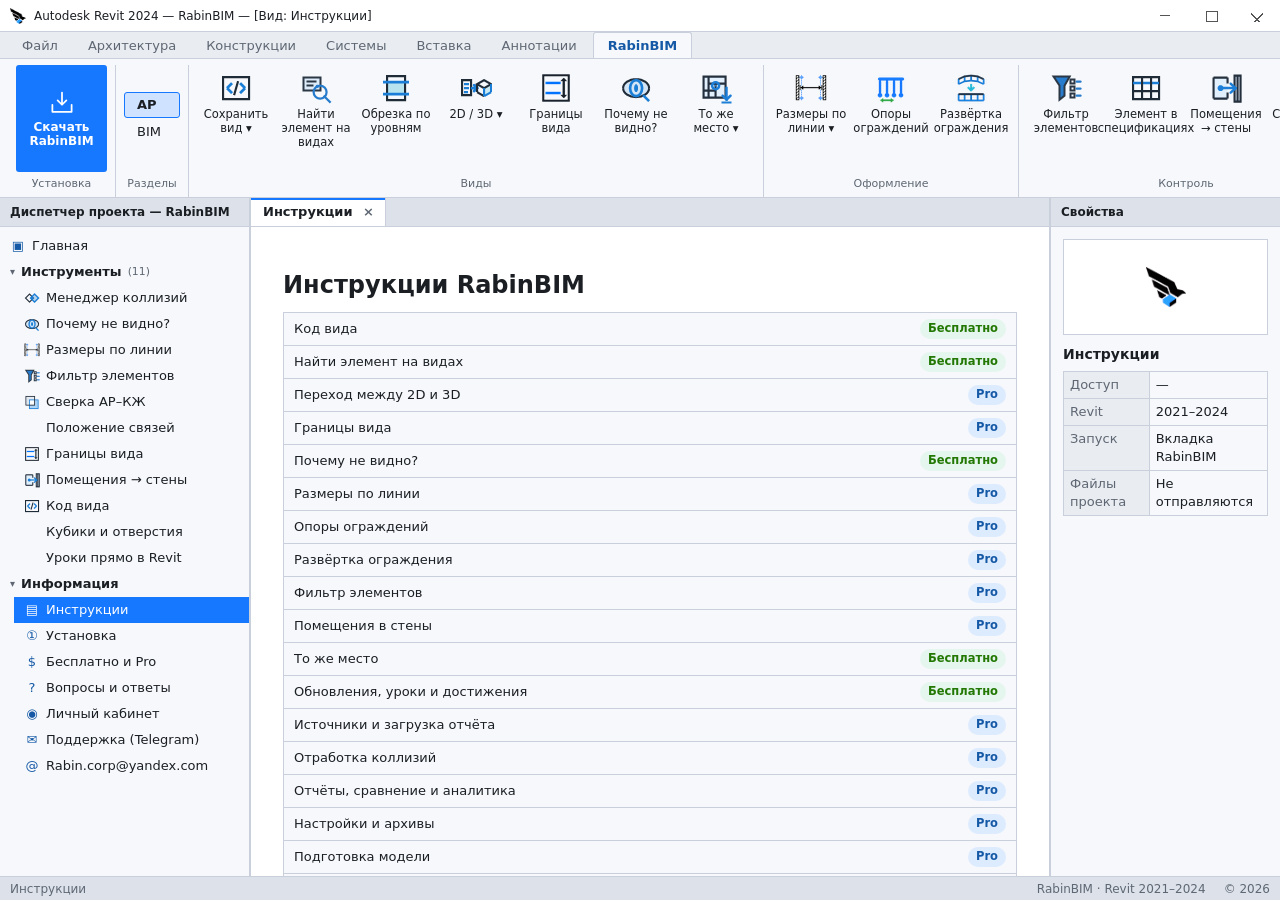
<file: docs.html>
<!doctype html>
<html lang="ru">
<head>
  <meta charset="utf-8" />
  <meta name="viewport" content="width=device-width, initial-scale=1" />
  <meta http-equiv="refresh" content="0; url=./#guide" />
  <title>Инструкции RabinBIM</title>
</head>
<body>
  <a href="./#guide">Открыть инструкции RabinBIM</a>
</body>
</html>
</file>
<file: style.css>
/* RabinBIM — «окно Revit»: сайт устроен как программа. Лента, диспетчер проекта, вкладки видов, палитра свойств. */
:root { --ui: #E9ECF1; --ui2: #DDE2EA; --panel: #F6F8FB; --line: #C9D0DB; --txt: #1B1F24; --muted: #5E6773; --acc: #1677FF; --acc-d: #1559A6; --good: #237804; --bad: #C62828;
  --ink: #1B1F24; --paper: #fff; --graphite: #5E6773; --hair: #C9D0DB; --accent: #1677FF; --text: #1B1F24; --s3: #C9D0DB; --s4: #9AA3B0; --signal: #1677FF; --good: #17B26A;
  --sp-75: 8px; --sp-100: 12px; --sp-200: 16px; --sp-300: 24px; --sp-50: 4px; --sp-25: 2px; --muted: #5E6773; --ease: cubic-bezier(0.22, 1, 0.36, 1); --r-lg: 4px; --r-xl: 6px; }
* { box-sizing: border-box; }
html, body { height: 100%; }
body { margin: 0; font: 400 13px/18px "Segoe UI", system-ui, -apple-system, sans-serif; color: var(--txt); background: var(--ui); overflow: hidden; -webkit-font-smoothing: antialiased; }
h1, h2, h3, p, ul, ol, dl, dd, figure, table { margin: 0; padding: 0; }
ul, ol { list-style: none; }
button { font: inherit; color: inherit; }
img { display: block; }
:focus-visible { outline: 2px solid var(--acc); outline-offset: 1px; }
.app { display: grid; grid-template-columns: minmax(0, 1fr); grid-template-rows: 32px 26px auto minmax(0, 1fr) 24px; width: 100%; height: 100dvh; overflow: hidden; }
.titlebar { display: flex; align-items: center; gap: 8px; padding-left: 10px; background: #fff; border-bottom: 1px solid var(--line); font-size: 12px; }
.ttitle { flex: 1; white-space: nowrap; overflow: hidden; text-overflow: ellipsis; }
.tlogo { filter: invert(1) hue-rotate(180deg); }
.tctl { display: flex; height: 100%; } .tctl b { width: 46px; position: relative; } .tctl b::after { content: ""; position: absolute; left: 18px; top: 15px; width: 10px; height: 1px; background: #555; }
.tctl b:nth-child(2)::after { top: 11px; height: 9px; background: none; border: 1px solid #555; } .tctl b:nth-child(3)::after { top: 10px; left: 17px; width: 12px; height: 12px; background: linear-gradient(45deg, transparent 5px, #555 5px, #555 6.5px, transparent 6.5px), linear-gradient(-45deg, transparent 5px, #555 5px, #555 6.5px, transparent 6.5px); }
.rtabs { display: flex; align-items: flex-end; gap: 2px; padding: 0 8px; background: var(--ui); overflow-x: auto; scrollbar-width: none; }
.rtabs span { padding: 4px 14px 3px; color: var(--muted); white-space: nowrap; }
.rtabs .on { background: var(--panel); color: var(--acc-d); font-weight: 600; border: 1px solid var(--line); border-bottom: 0; border-radius: 3px 3px 0 0; }
.ribbon { display: flex; align-items: stretch; gap: 0; padding: 6px 8px 0; background: var(--panel); border-top: 1px solid var(--line); border-bottom: 1px solid var(--line); overflow-x: auto; }
.rgroup { display: flex; flex-direction: column; padding: 0 8px 0 8px; border-right: 1px solid var(--line); min-width: max-content; }
.rgroup b { text-align: center; font-weight: 400; font-size: 11px; color: var(--muted); padding: 3px 0 4px; }
.rrow { display: flex; gap: 2px; flex: 1; }
.rbtn { display: flex; flex-direction: column; align-items: center; gap: 3px; width: 78px; padding: 6px 2px 4px; background: transparent; border: 1px solid transparent; border-radius: 3px; cursor: pointer; font-size: 11.5px; line-height: 14px; text-align: center; transition: background-color 150ms, border-color 150ms; }
.rbtn:hover { background: #E4EEFF; border-color: #A9C8FF; } .rbtn.on { background: #CFE2FF; border-color: var(--acc); }
.rcol { display: flex; flex-direction: column; gap: 1px; justify-content: center; flex: 1; }
.rsmall { text-align: left; padding: 3px 12px; background: transparent; border: 1px solid transparent; border-radius: 3px; cursor: pointer; } .rsmall:hover { background: #E4EEFF; border-color: #A9C8FF; }
.rdl { margin-left: auto; border-right: 0; }
.rdl button.rbig { border: 0; cursor: pointer; }
[data-installer-download]:disabled { cursor: wait; }
.rbig { display: flex; flex-direction: column; align-items: center; justify-content: center; gap: 3px; flex: 1; padding: 6px 18px; background: var(--acc); color: #fff; text-decoration: none; border-radius: 3px; font-weight: 600; text-align: center; line-height: 14px; font-size: 12px; transition: background-color 150ms; } .rbig:hover { background: var(--acc-d); }
.work { display: grid; grid-template-columns: 250px minmax(0, 1fr) 230px; min-height: 0; background: var(--ui); }
.pane-h { padding: 5px 10px; background: var(--ui2); border-bottom: 1px solid var(--line); font-weight: 600; font-size: 12px; }
.browser, .props { background: var(--panel); border-right: 1px solid var(--line); overflow: auto; min-height: 0; } .props { border-right: 0; border-left: 1px solid var(--line); }
.tree { padding: 6px 0; } .tree ul { padding-left: 14px; }
.node { display: flex; align-items: center; gap: 6px; width: 100%; padding: 4px 10px; background: transparent; border: 0; text-align: left; text-decoration: none; color: inherit; cursor: pointer; } .node:hover { background: #E4EEFF; }
.node.on { background: var(--acc); color: #fff; } .folder { font-weight: 600; cursor: default; } .folder::before { content: "▾"; font-size: 10px; color: var(--muted); } .folder small { color: var(--muted); font-weight: 400; }
.ic { width: 16px; text-align: center; color: var(--acc-d); } .node.on .ic { color: #fff; } .node img { filter: none; }
.canvas { display: flex; flex-direction: column; min-width: 0; min-height: 0; background: #fff; border-left: 1px solid var(--line); border-right: 1px solid var(--line); }
.vtabs { display: flex; gap: 1px; background: var(--ui2); border-bottom: 1px solid var(--line); overflow-x: auto; scrollbar-width: none; min-height: 28px; }
.vtab { display: flex; align-items: center; gap: 8px; padding: 5px 8px 5px 12px; background: var(--ui); border: 0; border-right: 1px solid var(--line); cursor: pointer; white-space: nowrap; } .vtab[aria-selected="true"] { background: #fff; font-weight: 600; box-shadow: inset 0 2px 0 var(--acc); }
.vtab .x { width: 16px; height: 16px; line-height: 15px; text-align: center; border-radius: 2px; color: var(--muted); } .vtab .x:hover { background: #ddd; color: #000; }
.views { flex: 1; overflow: auto; min-height: 0; position: relative; }
.view { min-height: 100%; } .view[hidden] { display: none; }
.view-head { padding: 28px 32px 8px; max-width: 760px; } .view-head h2 { font-size: 26px; line-height: 32px; font-weight: 600; letter-spacing: -0.01em; } .view-head p { margin-top: 6px; font-size: 14px; line-height: 20px; color: var(--muted); }
.stage-body { display: flex; flex-direction: column; align-items: center; justify-content: center; padding: 24px 32px 40px; background-image: radial-gradient(#d5dae2 1px, transparent 1px); background-size: 20px 20px; min-height: calc(100% - 90px); gap: 12px; }
.shot-body img { width: 100%; max-width: 900px; height: auto; border: 1px solid var(--line); box-shadow: 0 8px 28px rgba(20, 30, 50, 0.16); background: #fff; }
.home {
  position: relative;
  min-height: 100%;
  display: grid;
  place-items: center;
  overflow: hidden;
  padding: 24px;
  background: #fff;
}
.home-card {
  position: relative;
  width: min(560px, 100%);
  padding: clamp(16px, 4vw, 30px);
  background: #fff;
  border: 1px solid var(--line);
  box-shadow: 0 16px 48px rgba(20, 30, 50, 0.14);
  border-radius: 6px;
}
.home-card p { font-size: 15px; line-height: 22px; color: #3b434e; }
.home-card .eyebrow { font-size: 12px; font-weight: 600; color: var(--acc-d); text-transform: uppercase; letter-spacing: 0.06em; }
.home-card h1 { margin: 8px 0 12px; font-size: clamp(28px, 4vw, 38px); line-height: 1.11; font-weight: 600; letter-spacing: -0.02em; }
.home-cta { display: flex; flex-wrap: wrap; gap: 8px; margin: 18px 0; }
.home-cta .zip-download { color: var(--acc-d); background: #fff; border-color: var(--line); text-align: left; }
.home-cta .zip-download:hover:not(:disabled) { background: #e4eeff; border-color: #a9c8ff; }
.home-cta .zip-download:disabled { color: var(--muted); cursor: wait; }
.home-card .zip-download-status { margin: -8px 0 16px; color: var(--muted); font-size: 13px; line-height: 18px; overflow-wrap: anywhere; }
.zip-download-status:empty { display: none; }
.proof { display: flex; flex-wrap: wrap; gap: 12px 24px; padding-top: 14px; border-top: 1px solid var(--line); }
.proof dt { font-size: 28px; line-height: 30px; font-weight: 600; }
.proof dd { color: var(--muted); font-size: 12px; }
.btn { display: inline-flex; align-items: center; padding: 8px 16px; background: var(--acc); color: #fff; border: 1px solid var(--acc); border-radius: 4px; text-decoration: none; font-size: 14px; font-weight: 600; cursor: pointer; } .btn:hover { background: var(--acc-d); }
.btn.ghost { background: #fff; color: var(--txt); border-color: var(--line); font-weight: 400; } .btn.ghost:hover { background: #E4EEFF; border-color: #A9C8FF; }
.how { padding: 8px 32px 32px; max-width: 760px; } .how li { display: flex; gap: 20px; padding: 18px 0; border-bottom: 1px solid var(--line); } .num { flex: none; width: 40px; height: 40px; border-radius: 50%; background: var(--acc); color: #fff; font-size: 20px; font-weight: 600; display: grid; place-items: center; }
.how h3 { font-size: 18px; line-height: 24px; font-weight: 600; } .how p { color: var(--muted); font-size: 14px; line-height: 20px; margin-top: 4px; }
.tiers { padding: 8px 32px 32px; max-width: 760px; } .tiers table { width: 100%; border-collapse: collapse; font-size: 14px; } .tiers th { text-align: left; background: var(--ui2); padding: 8px 12px; font-size: 12px; border: 1px solid var(--line); } .tiers td { padding: 8px 12px; border: 1px solid var(--line); } .tiers tr:nth-child(even) td { background: #F6F8FB; }
.tg { padding: 1px 8px; border-radius: 10px; font-size: 12px; font-weight: 600; } .tg.free { background: #E5F6EE; color: #237804; } .tg.pro { background: #DDEBFF; color: #1559A6; }
.note { margin-top: 14px; color: var(--muted); font-size: 13px; }
.faq { padding: 8px 32px 32px; max-width: 760px; } .faq details { border-bottom: 1px solid var(--line); } .faq summary { padding: 14px 4px; cursor: pointer; font-size: 15px; font-weight: 600; list-style: none; display: flex; justify-content: space-between; } .faq summary::-webkit-details-marker { display: none; } .faq summary::after { content: "+"; color: var(--acc-d); font-size: 18px; } .faq details[open] summary::after { content: "–"; } .faq p { padding: 0 4px 16px; color: #3b434e; font-size: 14px; line-height: 21px; max-width: 64ch; }
.pbody { padding: 12px; } .pthumb { display: grid; place-items: center; height: 96px; background: #fff; border: 1px solid var(--line); } .pthumb img { filter: invert(1) hue-rotate(180deg); }
.pname { margin: 10px 0 8px; font-weight: 600; font-size: 14px; } .ptable { width: 100%; border-collapse: collapse; } .ptable th, .ptable td { padding: 4px 6px; border: 1px solid var(--line); text-align: left; vertical-align: top; font-weight: 400; } .ptable th { background: var(--ui); width: 42%; color: var(--muted); }
.pdesc { margin: 12px 0 8px; color: #3b434e; } .plink { color: var(--acc-d); }
.status { display: flex; align-items: center; gap: 18px; padding: 0 10px; background: var(--ui2); border-top: 1px solid var(--line); font-size: 12px; color: var(--muted); } .grow { flex: 1; }
@media (max-width: 560px) {
  .status:has([data-download-status]) > span:not(#s-view) { display: none; }
}
.qr-body { gap: 20px; } .qr { position: relative; width: 168px; height: 168px; padding: 14px; background: #fff; border: 1px solid var(--line); box-shadow: 0 8px 28px rgba(20,30,50,.16); overflow: hidden; } .qr-grid { display: grid; grid-template-columns: repeat(11, 1fr); width: 100%; height: 100%; } .qr-grid i.k { background: #111; }
.scan { position: absolute; left: 0; right: 0; height: 3px; background: var(--acc); box-shadow: 0 0 10px var(--acc); animation: scan 2.6s ease-in-out infinite alternate; } @keyframes scan { from { top: 8%; } to { top: 92%; } }
.qr-cap { display: flex; gap: 10px; align-items: center; } .qr-cap b { padding: 2px 8px; background: #17B26A; color: #fff; border-radius: 10px; font-weight: 600; }
.lesson-body { gap: 18px; } .mini { display: flex; gap: 8px; padding: 12px; background: #fff; border: 1px solid var(--line); box-shadow: 0 8px 28px rgba(20,30,50,.16); } .rb { position: relative; display: flex; flex-direction: column; align-items: center; gap: 4px; width: 84px; padding: 8px 2px; font-size: 12px; text-align: center; } .rb img { width: 32px; height: 32px; }
.rb.target .ring { position: absolute; inset: -4px; border: 2px solid #FF4F1A; border-radius: 4px; animation: ring 1.6s ease-in-out infinite; } @keyframes ring { 50% { transform: scale(1.08); opacity: .5; } }
.coach { width: min(420px, 100%); padding: 14px 16px; background: #1B1F24; color: #fff; border-radius: 6px; } .coach .step { position: relative; height: 22px; font-size: 14px; } .coach .step span { position: absolute; inset: 0; opacity: 0; animation: coach 9s infinite; } .coach .step .s2 { animation-delay: 3s; } .coach .step .s3 { animation-delay: 6s; }
@keyframes coach { 0%, 4% { opacity: 0; transform: translateY(6px); } 8%, 30% { opacity: 1; transform: none; } 34%, 100% { opacity: 0; } } .coach .bar { margin-top: 10px; height: 4px; background: rgba(255,255,255,.2); } .coach .bar i { display: block; height: 100%; width: 0; background: var(--acc); animation: prog 9s linear infinite; } @keyframes prog { to { width: 100%; } }
@media (max-width: 1100px) { .work { grid-template-columns: 210px minmax(0, 1fr); } .props { display: none; } }
@media (max-width: 760px) { .work { grid-template-columns: minmax(0, 1fr); } .browser { display: none; } .rtabs { display: none; } .app { grid-template-rows: 32px auto minmax(0, 1fr) 24px; } .view-head, .how, .tiers, .faq { padding-left: 16px; padding-right: 16px; } .stage-body { padding: 16px 8px; } .ttitle { font-size: 11px; } }
@media (prefers-reduced-motion: reduce) { *, *::before, *::after { animation-duration: .001ms !important; animation-iteration-count: 1 !important; } }

.rpanels { display: flex; flex: none; }
.rpanels[hidden] { display: none; }
.rsections .rsmall[aria-pressed="true"] { background: #CFE2FF; border-color: var(--acc); font-weight: 600; }
.rsections { min-width: 56px; }
.rmenu { display: flex; }
.rmenu-pop {
  position: fixed; inset: auto; margin: 0; width: min(240px, calc(100vw - 8px));
  padding: 4px; border: 1px solid var(--line); border-radius: 3px;
  background: var(--panel); color: var(--txt); box-shadow: 0 6px 18px #14203233;
}
.rmenu-pop .rbtn { flex-direction: row; width: 100%; min-height: 36px; gap: 8px; padding: 3px 8px; text-align: left; }
.rmenu-pop img { width: 24px; height: 24px; }

.ribbon > .rgroup:has(.rsections) {
  position: sticky;
  left: 0;
  z-index: 1;
  background: var(--panel);
}

.ribbon > .rdl { position: sticky; left: 0; z-index: 2; flex: 0 0 108px; min-width: 108px; margin-left: 0; background: var(--panel); border-right: 1px solid var(--line); }
.ribbon > .rgroup:has(.rsections) { left: 108px; }
.guide-page { max-width: 960px; padding: clamp(16px, 4vw, 32px); line-height: 1.55; overflow-wrap: anywhere; }
.guide-page h1, .guide-page h2 { font-size: 24px; line-height: 1.2; margin: 12px 0; }
.guide-page h2 { display: flex; flex-wrap: wrap; align-items: center; gap: 6px 10px; }
.guide-page h3 { font-size: 18px; margin: 18px 0 6px; }
.guide-page h4 { font-size: 15px; margin: 14px 0 6px; }
.guide-page dl.defs dt { font-weight: 600; color: var(--txt); margin-top: 10px; }
.guide-page dl.defs dd { margin: 2px 0 8px 16px; color: #3b434e; }
.guide-page .tag { flex-shrink: 0; font-size: 11.5px; font-weight: 600; padding: 1px 8px; border-radius: 10px; white-space: nowrap; }
.guide-page .tag.free { background: #E5F6EE; color: #237804; }
.guide-page .tag.pro { background: #DDEBFF; color: #1559A6; }
.guide-page p, .guide-page figure { margin: 8px 0; }
.guide-page ol, .guide-page ul:not(.guide-index) { padding-left: 22px; margin: 8px 0; }
.guide-page ol { list-style: decimal; }
.guide-page ul:not(.guide-index) { list-style: disc; }
.guide-page li + li { margin-top: 4px; }
.guide-page img { max-width: 100%; height: auto; }
.guide-page figcaption { color: var(--muted); }
.guide-page a { color: var(--acc-d); }
.guide-page table { display: block; max-width: 100%; overflow-x: auto; border-collapse: collapse; overflow-wrap: normal; }
.guide-page th, .guide-page td { padding: 5px 8px; border: 1px solid var(--line); }
.guide-page td:first-child { white-space: nowrap; }
.guide-index { max-width: 760px; border: 1px solid var(--line); background: var(--panel); }
.guide-index li + li { margin-top: 0; border-top: 1px solid var(--line); }
.guide-index .node { min-height: 32px; justify-content: space-between; gap: 10px; }

@media (min-width: 761px) {
  .guide-page::after { content: ""; display: block; clear: both; }
  .guide-page .shot.side { float: right; max-width: 280px; margin: 4px 0 12px 20px; }
  .guide-page .shot.side.side-l { max-width: 280px; }
}

@media (max-width: 760px) {
  .guide-page .shot.side { float: none; max-width: 100%; }
  .guide-page .shot.side img { max-height: 420px; width: auto; object-fit: contain; }
}
.guide-back, .guide-link { color: var(--acc-d); }
.guide-link { margin-top: 6px; }

.inline-guide { border-top: 1px solid var(--line); }
.guide-preview { min-height: 0; }
.guide-preview img { width: auto; max-width: min(100%, 900px); }
</file>
<file: demos.css>
/* Демо окон плагина. Размеры, цвета и тексты взяты из XAML и палитры «Синяя» (RabinPalette, RabinTheme, ClashTheme).
   Окно строится в натуральную величину (Segoe UI 12px) и масштабируется под ширину блока. */
.c-full { grid-column: 1 / -1; }
.demo { display: block; min-width: 0; padding: var(--sp-200, 16px); }
article:has(> .demo), article:has(.demo) { min-width: 0; }
.demo-hint { font-size: 12px; line-height: 16px; color: var(--muted); text-align: center; margin-top: 10px; }
.rw-stage { width: 100%; min-width: 0; contain: inline-size; overflow-x: auto; overflow-y: hidden; }
.rw-fit { position: relative; margin: 0 auto; }

.rw {
  --bg: #F4F6F9; --surface: #FFFFFF; --panel: #F8FAFC; --text: #252A34; --muted: #667085; --subtle: #737A86;
  --edge: #DDE2E8; --strong: #CDD2D9; --divider: #EDF0F4; --header: #F2F5F9; --alt: #FAFBFD;
  --primary: #1677FF; --primary-text: #1559A6; --deep: #1F4F8A; --hover: #EEF6FF; --selected: #DDEBFF; --tint: #F7FAFF; --accent-border: #7EB1F5; --field-hover: #FBFDFF;
  --danger: #C62828; --danger-bg: #FDECEC; --warning: #AD6800; --warning-bg: #FFF7E6; --success: #237804; --success-bg: #E5F6EE;
  position: relative; transform-origin: 0 0; background: var(--bg); color: var(--text); border-radius: 8px; text-align: left;
  font: 400 12px/16px "Segoe UI", system-ui, -apple-system, sans-serif; box-shadow: 0 0 0 1px rgba(0,0,0,0.12), 0 14px 36px rgba(0,0,0,0.38);
  -webkit-font-smoothing: auto; user-select: none;
}
.rw *, .rw *::before, .rw *::after { box-sizing: border-box; }
.rw button, .rw input { font: inherit; color: inherit; }
.rw-bar { display: flex; align-items: center; gap: 8px; height: 32px; padding-left: 12px; background: var(--surface); border-bottom: 1px solid var(--edge); border-radius: 8px 8px 0 0; }
.rw-bar svg { flex: none; }
.rw-bar span { flex: 1; }
.rw-ctl { display: flex; height: 100%; }
.rw-ctl b { width: 46px; position: relative; }
.rw-ctl b::after { content: ""; position: absolute; left: 18px; top: 15px; width: 10px; height: 1px; background: #444; }
.rw-ctl b:nth-child(2)::after { top: 11px; height: 9px; width: 9px; background: none; border: 1px solid #444; }
.rw-ctl b:nth-child(3)::after { top: 10px; left: 17px; width: 12px; height: 12px; background: linear-gradient(45deg, transparent 5px, #444 5px, #444 6.5px, transparent 6.5px), linear-gradient(-45deg, transparent 5px, #444 5px, #444 6.5px, transparent 6.5px); }
.rw-body { position: relative; padding: 14px 18px 16px; }

/* Кнопки, поля, списки: как в RabinTheme.xaml */
.rw-btn { display: inline-flex; align-items: center; justify-content: center; min-height: 34px; padding: 0 16px; background: var(--surface); border: 1px solid var(--strong); border-radius: 6px; cursor: pointer; white-space: nowrap; transition: background-color 120ms, border-color 120ms; }
.rw-btn:hover { background: var(--hover); border-color: var(--primary); }
.rw-btn:active { background: var(--selected); }
.rw-btn:disabled { opacity: .5; cursor: default; }
.rw-btn.h32 { min-height: 32px; height: 32px; } .rw-btn.h28 { min-height: 28px; height: 28px; padding: 0 10px; } .rw-btn.h26 { min-height: 26px; height: 26px; padding: 0 10px; }
.rw-btn.primary { background: var(--primary); border-color: var(--primary); color: #fff; font-weight: 600; }
.rw-btn.primary:hover { opacity: .88; background: var(--primary); } .rw-btn.primary:active { opacity: .75; }
.rw-help { width: 34px; height: 32px; min-height: 32px; padding: 0; font-size: 15px; font-weight: 600; }
.rw-in { min-height: 34px; padding: 5px 10px; background: var(--surface); border: 1px solid var(--strong); border-radius: 0; outline: 0; user-select: text; }
.rw-in:hover { border-color: #7A7A7A; } .rw-in:focus { border-color: var(--primary); }
.rw-in.h32 { min-height: 32px; height: 32px; } .rw-in:disabled { opacity: .5; }
.rw-sel { position: relative; display: inline-flex; align-items: center; min-height: 34px; padding: 0 34px 0 11px; background: var(--surface); border: 1px solid var(--strong); border-radius: 7px; cursor: pointer; text-align: left; white-space: nowrap; overflow: hidden; text-overflow: ellipsis; }
.rw-sel::after { content: ""; position: absolute; right: 12px; top: 50%; width: 8px; height: 5px; margin-top: -2px; background: var(--muted); clip-path: polygon(0 0, 100% 0, 50% 100%); }
.rw-sel:hover { border-color: var(--accent-border); background: var(--field-hover); }
.rw-sel[aria-expanded="true"] { border-color: var(--primary); }
.rw-sel.h32 { min-height: 32px; height: 32px; } .rw-sel.h28 { min-height: 28px; height: 28px; }
.rw-sel:disabled { opacity: .5; cursor: default; }
.rw-menu { position: absolute; z-index: 30; margin: 0; padding: 2px; list-style: none; background: var(--surface); border: 1px solid var(--strong); border-radius: 7px; box-shadow: 0 6px 18px rgba(30,40,60,.18); max-height: 320px; overflow: auto; }
.rw-menu li { display: flex; align-items: center; gap: 8px; min-height: 30px; margin: 1px 3px; padding: 5px 10px; border-radius: 5px; cursor: pointer; white-space: nowrap; }
.rw-menu li:hover { background: var(--hover); }
.rw-menu li[aria-selected="true"] { background: var(--selected); color: var(--deep); font-weight: 600; }
.rw-menu.ctx { padding: 5px; border-color: var(--edge); border-radius: 8px; }
.rw-menu.ctx li { min-height: 32px; margin: 1px; padding: 6px 12px 6px 8px; border-radius: 6px; }
.rw-menu.ctx li[aria-selected="true"] { background: none; color: inherit; } .rw-menu.ctx li:hover { background: var(--hover); }
.rw-menu.ctx .ck { width: 14px; color: var(--primary); font-weight: 600; text-align: center; }
.rw-menu.ctx .dot { width: 7px; height: 7px; border-radius: 50%; }

.rw-chk, .rw-rad { display: inline-flex; align-items: center; gap: 6px; cursor: pointer; }
.rw-chk input, .rw-rad input { appearance: none; -webkit-appearance: none; flex: none; width: 13px; height: 13px; margin: 0; background: #fff; border: 1px solid #8E8F8F; cursor: pointer; position: relative; }
.rw-chk input:hover, .rw-rad input:hover { border-color: #5593FF; background: #F3F9FF; }
.rw-chk input:checked::after { content: ""; position: absolute; left: 3px; top: 0; width: 4px; height: 8px; border: solid #212121; border-width: 0 1.6px 1.6px 0; transform: rotate(40deg); }
.rw-rad input { border-radius: 50%; width: 13px; height: 13px; }
.rw-rad input:checked::after { content: ""; position: absolute; inset: 2.5px; border-radius: 50%; background: #212121; }
.rw-chk:has(input:disabled), .rw-rad:has(input:disabled) { opacity: .5; cursor: default; }
.rw-chk:has(input:focus-visible) input, .rw-rad:has(input:focus-visible) input, .rw button:focus-visible, .rw-sel:focus-visible { outline: 2px solid var(--primary); outline-offset: 1px; }
.rw-card { background: var(--surface); border: 1px solid var(--edge); border-radius: 9px; }
.rw-cap { font-size: 11px; line-height: 14px; color: var(--muted); }

/* Окно с заголовком (WindowFrame) */
.rw-frame { position: relative; padding: 18px; }
.rw-frame h4 { margin: 0 46px 4px 2px; font: 600 20px/26px "Segoe UI", system-ui, sans-serif; }
.rw-frame .rw-sub { margin: 0 46px 14px 2px; color: var(--muted); }
.rw-frame .help { position: absolute; right: 18px; top: 18px; }
.rw-frame .dyn { padding: 18px; }

/* ===== Менеджер коллизий ===== */
.mc-head { display: flex; align-items: center; gap: 12px; margin: 0 46px 10px 0; }
.mc-head .tt { flex: 1; min-width: 0; } .mc-head .tt b { display: block; font: 600 20px/26px "Segoe UI", system-ui, sans-serif; }
.mc-head .tt span { display: block; margin-top: 3px; color: var(--muted); white-space: nowrap; overflow: hidden; text-overflow: ellipsis; }
.mc-head label { display: block; } .mc-head label .rw-cap { display: block; margin: 0 0 3px 1px; }
.mc-help { position: absolute; right: 18px; top: 66px; }
.mc-tabs { display: flex; border-bottom: 1px solid var(--edge); }
.mc-tabs button { position: relative; margin-right: 4px; padding: 9px 16px; border: 0; background: none; font-family: inherit; font-size: 13px; line-height: 17px; color: var(--muted); border-radius: 7px 7px 0 0; cursor: pointer; }
.mc-tabs button::after { content: ""; position: absolute; left: 10px; right: 10px; bottom: 0; height: 3px; border-radius: 2px; }
.mc-tabs button:hover { background: var(--hover); }
.mc-tabs .cur { color: var(--primary); font-weight: 600; } .mc-tabs .cur::after { background: var(--primary); }
.mc-view { position: relative; height: 700px; margin-top: 14px; }
.mc-page { height: 100%; display: grid; grid-template-columns: 3fr 14px 2fr; }
.mc-left { grid-column: 1; display: flex; flex-direction: column; min-height: 0; overflow: hidden; }
.mc-right { grid-column: 3; display: grid; grid-template-rows: auto auto auto auto; gap: 10px; min-width: 0; }
.mc-lh { padding: 12px 12px 10px; border-bottom: 1px solid var(--edge); }
.mc-row1 { display: flex; align-items: center; } .mc-row1 .rw-in { flex: 1; min-width: 0; }
.mc-row2 { display: flex; align-items: center; margin-top: 9px; }
.mc-row2 .rw-chk { margin-right: 14px; } .mc-row2 .gap { flex: 1; } .mc-count { font-weight: 600; }
.mc-list { flex: 1 1 0; min-height: 0; overflow: auto; margin: 6px; }
.mc-g1 { display: flex; align-items: center; margin: 12px 6px 4px 4px; }
.mc-g1 i { width: 4px; height: 18px; margin-right: 9px; border-radius: 2px; background: var(--primary); }
.mc-g1 b { flex: 1; font-size: 13px; line-height: 17px; font-weight: 600; } .mc-g1 em { font-style: normal; padding: 1px 8px; border-radius: 9px; background: var(--header); font-size: 11px; font-weight: 600; color: var(--muted); }
.mc-g2 { display: flex; width: calc(100% - 22px); margin: 6px 6px 2px 16px; padding: 5px 9px; border: 0; border-radius: 6px; background: var(--panel); text-align: left; cursor: pointer; }
.mc-g2:hover { background: var(--selected); } .mc-g2 .ar { margin-right: 7px; color: var(--muted); } .mc-g2 b { font-weight: 600; } .mc-g2 span:last-child { margin-left: 8px; color: var(--muted); }
.mc-it { display: grid; grid-template-columns: auto 1fr 140px auto; align-items: center; height: 46px; margin: 1px 0; padding: 0 4px 0 22px; border-radius: 7px; cursor: pointer; }
.mc-it:hover { background: var(--tint); } .mc-it.cur { background: var(--selected); }
.mc-it .sp { width: 3px; height: 28px; margin-right: 10px; border-radius: 2px; }
.mc-it .nm { min-width: 0; } .mc-it .nm div { display: flex; align-items: center; } .mc-it .nm b { font-weight: 600; white-space: nowrap; overflow: hidden; text-overflow: ellipsis; }
.mc-it .nm p { margin: 2px 0 0; font-size: 11px; color: var(--muted); white-space: nowrap; overflow: hidden; text-overflow: ellipsis; }
.mc-it .gr { margin: 0 8px; min-width: 0; font-size: 11px; } .mc-it .gr span { display: block; white-space: nowrap; overflow: hidden; text-overflow: ellipsis; } .mc-it .gr span + span { margin-top: 2px; color: var(--muted); }
.badge { margin-left: 8px; padding: 0 6px; border-radius: 8px; font-size: 10px; line-height: 15px; font-weight: 600; white-space: nowrap; background: var(--divider); color: var(--muted); }
.badge.new { background: var(--selected); color: var(--primary); } .badge.mid { background: var(--warning-bg); color: var(--warning); } .badge.old { background: var(--danger-bg); color: var(--danger); }
.pill { position: relative; display: flex; align-items: center; width: 152px; height: 26px; padding: 0 8px 0 10px; border: 0; border-radius: 13px; font-size: 11px; font-weight: 600; cursor: pointer; }
.pill:hover { opacity: .85; } .pill.sm { width: auto; height: 24px; padding: 0 11px; border-radius: 12px; cursor: default; } .pill.sm:hover { opacity: 1; }
.pill i { flex: none; width: 7px; height: 7px; margin-right: 7px; border-radius: 50%; } .pill span { flex: 1; text-align: left; white-space: nowrap; }
.pill::after { content: ""; flex: none; width: 8px; height: 4px; margin: 1px 0 0 8px; background: currentColor; clip-path: polygon(0 0, 100% 0, 50% 100%); } .pill.sm::after { display: none; }
.mc-none { padding: 40px 10px; text-align: center; color: var(--muted); }
.mc-c1 { padding: 11px 14px; } .mc-c1 .t { display: flex; align-items: center; } .mc-c1 .t b { flex: 1; min-width: 0; font: 600 16px/22px "Segoe UI", system-ui, sans-serif; white-space: nowrap; overflow: hidden; text-overflow: ellipsis; }
.mc-c1 .t .pill { margin-left: 10px; } .mc-c1 p { margin: 4px 0 0; } .mc-c1 .rw-cap { display: block; margin-top: 2px; }
.mc-c2 { padding: 10px; } .mc-img { position: relative; display: flex; align-items: center; justify-content: center; height: 190px; padding: 6px; background: var(--panel); border-radius: 7px; overflow: hidden; }
.mc-img svg { width: 100%; height: 100%; } .mc-toast { position: absolute; left: 10px; right: 10px; bottom: 8px; padding: 6px 10px; border-radius: 6px; background: rgba(37,42,52,.92); color: #fff; opacity: 0; transition: opacity 160ms; pointer-events: none; text-align: center; }
.mc-toast.show { opacity: 1; }
.mc-acts { display: grid; grid-template-columns: repeat(4, 1fr); gap: 8px; margin-top: 10px; } .mc-acts .rw-btn { padding: 0 6px; }
.mc-c3 { display: grid; grid-template-columns: 1fr 1px 1fr; gap: 14px; padding: 10px 14px; } .mc-c3 hr { margin: 2px 0; border: 0; background: var(--edge); }
.mc-el { display: grid; grid-template-columns: 72px 1fr; grid-auto-rows: 23px; align-items: center; min-width: 0; } .mc-el h5 { grid-column: 1 / 3; margin: 0; font-size: 11px; font-weight: 600; color: var(--primary); line-height: 22px; }
.mc-el .rw-cap { line-height: 23px; } .mc-el span:not(.rw-cap) { white-space: nowrap; overflow: hidden; text-overflow: ellipsis; } .mc-el .id { font-weight: 600; user-select: text; }
.mc-c4 { display: flex; flex-direction: column; height: 185px; padding: 10px 14px; } .mc-c4 .top { display: flex; align-items: center; } .mc-c4 .top b { flex: 1; white-space: nowrap; font-size: 14px; line-height: 18px; font-weight: 600; }
.mc-act { flex: 1; min-height: 0; margin: 6px 0; overflow: auto; } .mc-act p { margin: 0; padding: 3px 2px; } .mc-act p small { color: var(--muted); font-size: 11px; }
.mc-cm { display: flex; gap: 8px; } .mc-cm .rw-in { flex: 1; min-width: 0; }

/* ===== Почему не видно? ===== */
.pv-ctl { display: flex; flex-wrap: wrap; align-items: center; gap: 6px 8px; margin-bottom: 10px; } .pv-ctl .id { margin-left: 2px; }
.pv-el { min-height: 16px; font-weight: 600; } .pv-view { min-height: 16px; margin: 3px 0 8px; color: var(--muted); } .pv-sum { min-height: 16px; margin-bottom: 8px; font-weight: 600; }
.pv-grid { border: 1px solid var(--edge); background: var(--surface); height: 340px; overflow: auto; }
.pv-grid table { width: 100%; border-collapse: collapse; table-layout: fixed; }
.pv-grid th { position: sticky; top: 0; padding: 7px 8px; background: var(--header); border-bottom: 1px solid var(--edge); font-weight: 600; text-align: left; }
.pv-grid td { padding: 6px 8px; min-height: 30px; border-bottom: 1px solid var(--divider); vertical-align: middle; }
.pv-grid tr:nth-child(even) td { background: var(--alt); }
.pv-grid td.st { font-weight: 600; } .st-ok { color: var(--success); } .st-bad { color: var(--danger); } .st-att { color: var(--warning); }
.pv-grid tr.new { animation: pvIn 220ms ease-out; } @keyframes pvIn { from { opacity: 0; transform: translateY(-3px); } }

/* ===== Размеры по линии ===== */
.dims-wrap { display: grid; grid-template-columns: minmax(0, 1fr) minmax(0, 400px); gap: 16px; align-items: start; }
.dims-wrap > .ld-plan { position: sticky; top: 90px; }
.ld-list { padding-right: 10px; } .ld-list > * { margin-bottom: 10px; }
.ld-sub { display: flex; align-items: center; margin: -4px 0 14px 20px; } .ld-sub span { width: 190px; } .ld-sub .rw-in { width: 100px; }
.ld-cat { margin-left: 20px; } .ld-cat > b { display: block; margin-bottom: 6px; font-weight: 600; }
.ld-srch { display: flex; align-items: center; gap: 12px; margin-bottom: 7px; } .ld-srch .rw-in { flex: 1; }
.ld-box { height: 190px; margin-bottom: 12px; padding: 2px 4px; overflow: auto; background: var(--surface); border: 1px solid var(--edge); border-radius: 6px; }
.ld-it { display: grid; grid-template-columns: 1fr 160px; gap: 10px; align-items: center; margin: 3px 2px; } .ld-it .rw-chk { min-width: 0; } .ld-it .rw-chk span { white-space: nowrap; overflow: hidden; text-overflow: ellipsis; }
.ld-it .rw-sel { min-height: 34px; }
.ld-h { font-weight: 600; margin: 4px 0 9px; } .rw-rad.ld-rad { display: flex; width: fit-content; margin: 0 0 12px 20px; }
.ld-foot { display: flex; justify-content: flex-end; margin-top: 12px; }
.ld-off { opacity: .5; pointer-events: none; }
.ld-plan { padding: 12px; } .ld-plan h5 { margin: 0 0 2px; font: 600 14px/20px "Segoe UI", system-ui, sans-serif; color: #252A34; } .ld-plan p { margin: 0 0 8px; color: #667085; font: 400 12px/16px "Segoe UI", system-ui, sans-serif; }
.ld-plan svg { display: block; width: 100%; height: auto; background: #fff; border: 1px solid var(--edge, #DDE2E8); border-radius: 6px; }
.ld-plan svg .wall { fill: #7A8494; } .ld-plan svg .wall.dim { opacity: .22; } .ld-plan svg .base { stroke: #B7BFCB; stroke-dasharray: 5 4; } .ld-plan svg .grid { stroke: #E5484D; stroke-dasharray: 10 3 2 3; stroke-width: 0.8; } .ld-plan svg .bub { fill: #fff; stroke: #E5484D; } .ld-plan svg .bt { fill: #E5484D; font: 600 10px "Segoe UI", system-ui, sans-serif; text-anchor: middle; }
.ld-plan svg .door { fill: none; stroke: #7A8494; stroke-width: 1.4; } .ld-plan svg .dml { stroke: #1677FF; stroke-width: 1; fill: none; } .ld-plan svg .ext { stroke: #1677FF; stroke-width: .7; opacity: .45; } .ld-plan svg .tick { stroke: #1677FF; stroke-width: 1.6; }
.ld-plan svg .lbl { fill: #1559A6; font: 600 10.5px "Segoe UI", system-ui, sans-serif; text-anchor: middle; } .ld-plan svg .cap { fill: #667085; font: 400 10.5px "Segoe UI", system-ui, sans-serif; }
@media (max-width: 860px) { .dims-wrap { grid-template-columns: 1fr; } }
@media (prefers-reduced-motion: reduce) { .pv-grid tr.new { animation: none; } .mc-toast { transition: none; } }

/* Фильтр элементов */
[data-demo="filter"] .rw-stage { container-type: inline-size; }
[data-demo="filter"] .rw-fit,
[data-demo="filter"] .rw { width: 100% !important; max-width: 1000px; height: auto !important; }
[data-demo="filter"] .rw { transform: none !important; }
.filter-layout {
  display: grid;
  grid-template-columns: minmax(158px, 17%) minmax(0, 1fr) minmax(150px, 22%);
  gap: 10px;
}
.filter-layout h3 { margin: 10px 0 5px; font-size: 13px; font-weight: 600; }
.filter-sets h3 { margin-top: 0; }
.filter-scope, .filter-sets { display: flex; flex-direction: column; }
.filter-presets, .filter-set-list { flex: 1; }
.filter-scope select[name="scope"] { min-height: 66px; }
.filter-form { position: relative; display: grid; grid-template-columns: repeat(2, minmax(0, 1fr)); gap: 4px 6px; align-content: start; }
.filter-layout select, .filter-form input {
  width: 100%;
  min-width: 0;
  padding: 4px 6px;
  border: 1px solid var(--strong);
  background: var(--surface);
  color: inherit;
  font: inherit;
}
.filter-tree, .filter-set-list {
  min-height: 240px;
  max-height: 310px;
  overflow: auto;
  padding: 4px;
  border: 1px solid var(--strong);
  background: var(--surface);
}
.filter-form > input, .filter-form > select { min-height: 34px; }
.filter-tree { grid-column: 1 / -1; min-height: 330px; }
.filter-search-actions { grid-column: 1 / -1; }
.filter-layout .filter-actions .rw-btn { min-height: 34px; }
.filter-scope .filter-actions .rw-btn, .filter-sets .filter-actions .rw-btn { width: 34px; }
.filter-status { color: var(--muted); }
.filter-tree details > details, .filter-leaf { margin-left: 15px; }
.filter-tree summary, .filter-leaf { padding: 3px 4px; cursor: pointer; }
.filter-leaf { display: block; border: 0; background: transparent; text-align: left; }
.filter-tree .filter-current { background: var(--selected); }
.filter-tree summary:hover, .filter-leaf:hover { background: var(--hover); }
.filter-actions { display: flex; flex-wrap: wrap; gap: 4px; margin-top: 6px; }
.filter-actions .rw-btn { min-width: 30px; padding-inline: 5px; }
.filter-status { margin: 10px 0 6px; }
.filter-preview > summary { cursor: pointer; }
.filter-table { overflow: auto; border: 1px solid var(--strong); }
.filter-table table { width: 100%; border-collapse: collapse; text-align: left; }
.filter-table th, .filter-table td { padding: 4px 6px; border-bottom: 1px solid var(--strong); white-space: nowrap; }
.filter-table th { background: var(--surface); font-weight: 600; }
.filter-table tr:last-child td { border-bottom: 0; }
.filter-table .filter-selected { background: var(--selected); }
@container (max-width: 660px) {
  .filter-layout { grid-template-columns: 1fr; }
  .filter-tree { min-height: 150px; }
  .filter-set-list { min-height: 60px; }
}
</file>
<file: demo-clash.css>
/* Страницы менеджера коллизий (все, кроме «Коллизий») и общие элементы окна. */
.win-toast { position: absolute; left: 50%; right: auto; bottom: 18px; width: max-content; max-width: 70%; transform: translateX(-50%); z-index: 40; }
.rw-btn.h24 { min-height: 24px; height: 24px; padding: 0 12px; } .rw-sel.h30 { min-height: 30px; height: 30px; }
.mc-pad { padding: 14px; } .mc-pad2 { padding: 10px 12px; } .sct { font-size: 14px; line-height: 18px; font-weight: 600; }
.mc-ct { display: flex; align-items: center; justify-content: space-between; gap: 12px; margin-bottom: 10px; } .mc-ct > b { font-size: 14px; line-height: 18px; font-weight: 600; }
.mc-dash, .mc-cmp, .mc-an { display: flex; flex-direction: column; gap: 10px; height: 100%; } .mc-cmp > :last-child { flex: 1; min-height: 0; display: flex; flex-direction: column; }
.mc-load { display: flex; flex-wrap: wrap; align-items: flex-start; gap: 0 10px; } .mc-load label .rw-cap { display: block; margin: 0 0 3px 1px; }
.mc-tiles5 { display: grid; grid-template-columns: repeat(5, 1fr); gap: 10px; } .mc-tiles4 { display: grid; grid-template-columns: repeat(4, 1fr); gap: 10px; margin-top: 5px; }
.mc-metric { padding: 12px 14px; } .mc-metric .ml { display: flex; align-items: center; font-size: 12px; color: var(--muted); } .mc-metric .ml i { width: 8px; height: 8px; margin-right: 7px; border-radius: 50%; }
.mc-metric .mv { margin-top: 4px; font-size: 26px; line-height: 32px; font-weight: 600; } .mc-metric .dtx { margin-top: 2px; font-size: 11px; }
.mc-prog { display: flex; align-items: center; gap: 8px; } .mc-prog .pgl { flex: 1; margin-right: 16px; } .mc-prog .pgh { display: flex; justify-content: space-between; margin-bottom: 8px; font-size: 14px; }
.pbar { height: 8px; border-radius: 4px; background: var(--divider); overflow: hidden; } .pbar i { display: block; height: 100%; background: #17B26A; transition: width 400ms; }
.soft { display: flex; flex-direction: column; min-width: 130px; padding: 8px 14px; border: 0; border-radius: 7px; background: var(--panel); font: inherit; text-align: left; } .soft b { margin-top: 2px; font-size: 18px; line-height: 24px; font-weight: 600; } .soft b.big { font-size: 22px; line-height: 28px; }
.soft.old { background: var(--danger-bg); cursor: pointer; } .soft.old:hover { opacity: .85; }
.mc-two { display: grid; grid-template-columns: 1fr 1fr; gap: 10px; flex: 1; min-height: 0; } .mc-two > .rw-card { display: flex; flex-direction: column; min-height: 0; }
.mc-scroll { flex: 1; min-height: 0; overflow: auto; } .rng { display: inline-flex; align-items: center; gap: 6px; font-weight: 400; } .rng-b { width: 40px; min-height: 28px; height: 28px; padding: 0; text-align: center; } .rng .rw-btn { margin-left: 4px; }
.mc-tb { width: 100%; border-collapse: collapse; } .mc-tb th { position: sticky; top: 0; padding: 0 10px; height: 34px; background: var(--panel); border-bottom: 1px solid var(--divider); font-size: 11px; font-weight: 600; color: var(--muted); text-align: left; }
.mc-tb td { height: 32px; padding: 0 10px; border-bottom: 1px solid var(--divider); } .mc-tb tbody tr:hover { background: var(--tint); } .mc-tb tr[data-open] { cursor: pointer; } .mc-tb .c { text-align: center; } .mc-tb td.mu { color: var(--muted); } .mc-none2 { padding: 18px; text-align: center; color: var(--muted); }
.mc-scrollpage { height: 100%; overflow: auto; padding-right: 4px; } .mc-scrollpage .mc-two { flex: none; } .mc-scrollpage .mc-scroll { max-height: 300px; }
.mc-bar { display: flex; align-items: center; justify-content: space-between; gap: 12px; } .mc-bar .l, .mc-bar .r { display: flex; align-items: center; gap: 8px; }
.legend { display: inline-flex; align-items: center; gap: 5px; font-size: 11px; color: var(--muted); font-weight: 400; } .legend i { width: 8px; height: 8px; border-radius: 50%; } .legend i:not(:first-child) { margin-left: 9px; }
.mc-trend { margin-top: 5px; } .chart { display: grid; grid-template-columns: 48px 1fr; height: 275px; } .chart .axis { display: flex; flex-direction: column; justify-content: space-between; padding: 0 8px 20px 0; text-align: right; font-size: 11px; color: var(--muted); }
.plot { position: relative; overflow-x: auto; } .plot .grid { position: absolute; inset: 5px 0 28px 0; display: flex; flex-direction: column; } .plot .grid b { flex: 1; border-top: 1px solid var(--divider); } .plot .grid b:last-child { border-bottom: 1px solid var(--edge); flex: 0 0 0; }
.plot .cols { position: absolute; inset: 5px 0 0 0; display: flex; } .plot .col { display: flex; flex-direction: column; flex: 1 0 96px; max-width: 120px; margin: 0 6px; } .plot .stack { flex: 1; display: flex; flex-direction: column; justify-content: flex-end; align-items: center; } .plot .stack i { display: block; width: 64px; } .plot .stack i:first-child { border-radius: 4px 4px 0 0; }
.plot .col > .rw-cap { height: 28px; text-align: center; padding-top: 8px; }
.mc-sumrow { display: flex; align-items: center; gap: 8px; } .mc-sumrow .soft { padding: 8px 16px; } .sct { display: block; }
.mc-an2 { display: flex; align-items: center; justify-content: space-between; gap: 12px; } .seg { display: flex; flex-wrap: nowrap; flex: 1; min-width: 0; padding: 3px; border-radius: 8px; background: var(--divider); } .seg button { margin-right: 2px; padding: 6px 9px; white-space: nowrap; border: 1px solid transparent; border-radius: 6px; background: none; color: var(--muted); cursor: pointer; } .seg button:hover { opacity: .85; } .seg button.cur { background: var(--surface); color: var(--primary-text); border-color: var(--edge); font-weight: 600; }
.mc-tot { display: flex; align-items: baseline; gap: 4px; padding: 7px 14px; white-space: nowrap; } .mc-tot b { margin-right: 16px; } .mc-tot b:last-child { margin-right: 0; }
.mc-anbody { flex: 1; min-height: 0; display: grid; grid-template-rows: 3fr 2fr; gap: 10px; } .mc-anbody > .mc-two { grid-row: 1 / 3; }
.mc-tm { display: flex; flex-direction: column; min-height: 0; } .tmap { position: relative; flex: 1; min-height: 0; } .tl { position: absolute; padding: 0; border: 0; background: none; cursor: pointer; font: inherit; }
.tl .bg { position: absolute; inset: 2px; border-radius: 6px; background: var(--c); transition: filter 120ms; } .tl:hover .bg { filter: brightness(1.08); } .tl .tn { position: absolute; inset: 2px; display: flex; flex-direction: column; align-items: center; justify-content: center; padding: 8px; overflow: hidden; color: #fff; font-weight: 600; text-align: center; } .tl .tn small { font-weight: 400; opacity: .9; margin-top: 2px; }
.mc-tbl { min-height: 0; display: flex; flex-direction: column; padding: 8px; }
.srow { display: grid; grid-template-columns: 170px minmax(0, 280px) 50px; align-items: center; } .srow b { text-align: right; } .srow input[type=range] { width: 100%; accent-color: var(--primary); cursor: pointer; }
.hr { height: 1px; margin: 16px 0 14px; border: 0; background: var(--edge); } .keys { display: grid; grid-template-columns: 1fr 1fr; gap: 4px 12px; } .keys > div { padding: 4px 0; } .keys .rw-cap { display: block; margin: 0 0 3px 1px; } .keys button { width: 100%; }
.mc-wrap { display: flex; flex-wrap: wrap; align-items: center; gap: 6px; } .gap1 { width: 1px; height: 22px; margin: 0 8px; background: var(--edge); }
.logbox { flex: 1; min-height: 240px; max-height: 280px; margin: 0; padding: 8px; overflow: auto; border-radius: 6px; background: var(--panel); font: 11px/16px Consolas, ui-monospace, monospace; white-space: pre-wrap; user-select: text; }
</file>
<file: demo-monolith.css>
/* Демо окна «Расхождения монолита АР и КЖ» (MonolithCheckWindow.xaml).
   Цвета, отступы, подписи и легенда повторяют реальный плагин RabinBIM для Revit. */

.ml-wrap {
  display: flex;
  flex-direction: column;
  gap: 14px;
  max-width: 1200px;
  margin: 0 auto;
}

.ml-summary {
  margin: 0;
  color: var(--text);
  font-size: 12px;
  line-height: 17px;
}

.ml-legend {
  display: flex;
  flex-wrap: wrap;
  align-items: center;
  gap: 6px 20px;
  margin: 7px 0 11px;
}
.ml-leg-item {
  display: inline-flex;
  align-items: center;
  gap: 6px;
  font-size: 12px;
  line-height: 16px;
  color: var(--text);
}
.ml-sw {
  display: inline-block;
  width: 14px;
  height: 14px;
  border-radius: 2px;
  flex: none;
}
.ml-sw.ar { background: #E62828; border: 1px solid #960000; }
.ml-sw.kr { background: #28AA46; border: 1px solid #006E1E; }
.ml-sw.fail { background: transparent; border: 2px solid #FF8C00; }
.ml-sw.ctx { background: #AAAAAA; border: 1px solid #5A5A5A; }

/* Панель фильтров и поиска */
.ml-bar {
  display: flex;
  align-items: center;
  gap: 0;
  margin-bottom: 10px;
}
.ml-bar .rw-sel {
  min-width: 210px;
  margin-right: 12px;
}
.ml-lbl {
  white-space: nowrap;
  color: var(--text);
  margin-right: 6px;
}
.ml-num {
  width: 50px;
  min-height: 32px;
  height: 32px;
  padding: 4px 6px;
  text-align: center;
  margin-right: 10px;
}
.ml-num.small {
  width: 58px;
  margin-right: 6px;
}
.ml-bar .ml-apply {
  margin-right: 14px;
}
.ml-search {
  flex: 1;
  min-width: 140px;
  min-height: 32px;
  height: 32px;
}

/* Таблица DataGrid */
.ml-grid-wrap {
  position: relative;
  height: 274px;
  overflow: auto;
  background: var(--surface);
  border: 1px solid var(--edge);
}
.ml-grid {
  width: 100%;
  border-collapse: collapse;
  font-size: 12px;
  line-height: 16px;
}
.ml-grid thead th {
  position: sticky;
  top: 0;
  z-index: 2;
  padding: 7px 7px;
  background: var(--header);
  border-bottom: 1px solid var(--edge);
  font-weight: 600;
  color: var(--text);
  text-align: left;
  white-space: nowrap;
  cursor: pointer;
  user-select: none;
}
.ml-grid thead th:first-child {
  width: 34px;
  padding: 7px 4px;
  cursor: default;
}
.ml-grid thead th:hover:not(:first-child) {
  background: #E8EEF6;
}
.ml-grid thead th.ml-n,
.ml-grid tbody td.ml-n {
  text-align: right;
  font-variant-numeric: tabular-nums;
}
.ml-sort {
  display: inline-block;
  margin-left: 4px;
  font-size: 9px;
  color: var(--primary);
}
.ml-grid tbody tr.ml-row {
  cursor: pointer;
  transition: background-color 80ms;
}
.ml-grid tbody tr.ml-row:nth-of-type(4n+3) td {
  background: var(--alt);
}
.ml-grid tbody tr.ml-row:hover td {
  background: var(--tint);
}
.ml-grid tbody tr.ml-row.sel td {
  background: var(--selected);
}
.ml-grid tbody tr.ml-row td {
  padding: 6px 7px;
  border-bottom: 1px solid var(--divider);
  white-space: nowrap;
  vertical-align: middle;
}
.ml-grid tbody tr.ml-row td:first-child {
  padding: 3px 5px;
  text-align: center;
}
.ml-grid tbody tr.ml-row td.ml-type {
  max-width: 210px;
  overflow: hidden;
  text-overflow: ellipsis;
}
.ml-grid tbody tr.ml-row td.ml-status {
  max-width: 185px;
  overflow: hidden;
  text-overflow: ellipsis;
}

.ml-dir {
  display: inline-flex;
  align-items: center;
  gap: 6px;
}
.ml-dot {
  width: 9px;
  height: 9px;
  border-radius: 2px;
  flex: none;
}
.ml-dot.ar { background: #E62828; border: 1px solid #960000; }
.ml-dot.kr { background: #28AA46; border: 1px solid #006E1E; }
.ml-dot.fail { background: transparent; border: 2px solid #FF8C00; }

.ml-exp {
  display: inline-flex;
  align-items: center;
  justify-content: center;
  width: 24px;
  height: 22px;
  padding: 0;
  border: 1px solid var(--strong);
  border-radius: 4px;
  background: var(--surface);
  color: var(--text);
  font-size: 11px;
  line-height: 1;
  cursor: pointer;
}
.ml-exp:hover {
  background: var(--hover);
  border-color: var(--primary);
}

/* Вложенная таблица кусков (RowDetailsTemplate) */
.ml-subrow td {
  padding: 4px 10px 10px 34px;
  background: #F8FAFC;
  border-bottom: 1px solid var(--edge);
}
.ml-subgrid {
  width: auto;
  min-width: 620px;
  border-collapse: collapse;
  background: var(--surface);
  border: 1px solid var(--edge);
  font-size: 11.5px;
}
.ml-subgrid th {
  padding: 5px 8px;
  background: var(--header);
  border-bottom: 1px solid var(--edge);
  font-weight: 600;
  text-align: left;
  white-space: nowrap;
}
.ml-subgrid td {
  padding: 5px 8px;
  border-bottom: 1px solid var(--divider);
  white-space: nowrap;
}
.ml-subgrid tbody tr {
  cursor: pointer;
}
.ml-subgrid tbody tr:hover td {
  background: var(--hover);
}
.ml-subgrid tbody tr.sel td {
  background: var(--selected);
}
.ml-subgrid th.ml-n,
.ml-subgrid td.ml-n {
  text-align: right;
  font-variant-numeric: tabular-nums;
}

.ml-empty {
  padding: 36px 16px;
  text-align: center;
  color: var(--muted);
}

/* Нижняя панель кнопок */
.ml-foot {
  display: flex;
  align-items: flex-end;
  justify-content: space-between;
  gap: 12px;
  margin-top: 10px;
}
.ml-groups {
  display: flex;
  flex-wrap: wrap;
  gap: 8px 18px;
  align-items: flex-end;
}
.ml-grp {
  display: flex;
  flex-direction: column;
  gap: 4px;
}
.ml-cap {
  margin-left: 2px;
  font-size: 11.5px;
  line-height: 14px;
  color: var(--muted);
}
.ml-btns {
  display: flex;
  flex-wrap: wrap;
  align-items: center;
  gap: 7px;
}
.ml-btns .rw-btn {
  padding: 0 13px;
}
.ml-btns .rw-btn[hidden] {
  display: none;
}
.ml-btns .rw-chk {
  margin-left: 4px;
}
.ml-right {
  display: flex;
  align-items: center;
  gap: 7px;
  flex: none;
}

/* Всплывающее уведомление внутри окна */
.ml-toast {
  position: absolute;
  left: 50%;
  bottom: 14px;
  transform: translateX(-50%);
  z-index: 20;
  padding: 7px 14px;
  border-radius: 6px;
  background: rgba(37, 42, 52, 0.94);
  color: #fff;
  font-size: 12px;
  line-height: 16px;
  pointer-events: none;
  opacity: 0;
  transition: opacity 160ms;
  white-space: nowrap;
  max-width: 92%;
  overflow: hidden;
  text-overflow: ellipsis;
}
.ml-toast.show {
  opacity: 1;
}

/* ===== Интерактивный учебный вид Revit под окном ===== */
.ml-vp {
  background: #FFFFFF;
  border: 1px solid #DDE2E8;
  border-radius: 9px;
  overflow: hidden;
  box-shadow: 0 4px 16px rgba(15, 23, 42, 0.08);
  font: 400 12px/16px "Segoe UI", system-ui, -apple-system, sans-serif;
  color: #252A34;
}
.ml-vp-head {
  display: flex;
  flex-wrap: wrap;
  align-items: center;
  gap: 8px 12px;
  padding: 9px 14px;
  background: #F4F6F9;
  border-bottom: 1px solid #DDE2E8;
}
.ml-vp-title {
  font-weight: 600;
  font-size: 12.5px;
  color: #252A34;
}
.ml-vp-mode {
  padding: 2px 9px;
  border-radius: 10px;
  background: #DDEBFF;
  color: #1559A6;
  font-size: 11px;
  font-weight: 600;
}
.ml-vp-mode.clear {
  background: #EDF0F4;
  color: #667085;
}
.ml-vp-spacer {
  flex: 1;
}
.ml-vp-tabs {
  display: inline-flex;
  background: #E8ECF2;
  padding: 2px;
  border-radius: 6px;
  gap: 2px;
}
.ml-vp-tab {
  border: 0;
  background: transparent;
  padding: 4px 10px;
  border-radius: 4px;
  font: 500 11.5px/15px inherit;
  color: #526071;
  cursor: pointer;
}
.ml-vp-tab.on {
  background: #FFFFFF;
  color: #1559A6;
  font-weight: 600;
  box-shadow: 0 1px 2px rgba(0, 0, 0, 0.08);
}

.ml-vp-pick {
  display: flex;
  align-items: center;
  justify-content: space-between;
  gap: 10px;
  padding: 7px 14px;
  background: #EEF6FF;
  border-bottom: 1px solid #7EB1F5;
  color: #1559A6;
  font-weight: 600;
}
.ml-vp-pick[hidden] {
  display: none;
}
.ml-vp-pick button {
  padding: 3px 10px;
  border: 1px solid #7EB1F5;
  border-radius: 5px;
  background: #FFFFFF;
  color: #1559A6;
  font: inherit;
  font-weight: 500;
  cursor: pointer;
}
.ml-vp-pick button:hover {
  background: #DDEBFF;
}

.ml-vp-stage {
  position: relative;
  background: linear-gradient(180deg, #FBFDFF 0%, #F4F7FB 100%);
  padding: 8px 12px 10px;
}
.ml-vp-svg {
  display: block;
  width: 100%;
  max-height: 310px;
  height: auto;
  user-select: none;
}

/* Стили элементов SVG-модели */
.ml-vp-svg .axis {
  stroke: #D94A4E;
  stroke-width: 0.9;
  stroke-dasharray: 8 3 2 3;
  opacity: 0.65;
}
.ml-vp-svg .axis-bub {
  fill: #FFFFFF;
  stroke: #D94A4E;
  stroke-width: 1;
}
.ml-vp-svg .axis-txt {
  fill: #D94A4E;
  font: 600 9.5px "Segoe UI", system-ui, sans-serif;
  text-anchor: middle;
  dominant-baseline: central;
}
.ml-vp-svg .secbox {
  fill: rgba(22, 119, 255, 0.04);
  stroke: #1677FF;
  stroke-width: 1.4;
  stroke-dasharray: 6 4;
}
.ml-vp-svg .el-ar {
  fill: #E7ECF3;
  stroke: #7F8C9D;
  stroke-width: 1.1;
  transition: opacity 150ms, fill 150ms, stroke 150ms;
}
.ml-vp-svg .el-ar.sel-ar {
  fill: #DCEBFF;
  stroke: #1677FF;
  stroke-width: 1.8;
}
.ml-vp-svg .el-kr {
  fill: #C4C9D0;
  stroke: #666E78;
  stroke-width: 1.1;
  transition: opacity 150ms, fill 150ms, stroke 150ms;
}
.ml-vp-svg .el-kr.link-mode {
  fill: rgba(154, 168, 186, 0.38);
  stroke: #4E5E73;
  stroke-dasharray: 4 2;
}
.ml-vp-svg .el-dim {
  opacity: 0.12;
  pointer-events: none;
}
.ml-vp-svg .el-hide {
  opacity: 0;
  pointer-events: none;
}
.ml-vp-svg .pickable {
  cursor: crosshair;
}
.ml-vp-svg .pickable:hover {
  stroke: #1677FF !important;
  stroke-width: 2.4 !important;
  filter: drop-shadow(0 0 4px rgba(22, 119, 255, 0.45));
}

.ml-vp-svg .diff-vol {
  cursor: pointer;
  transition: opacity 140ms, stroke-width 140ms;
}
.ml-vp-svg .diff-ar {
  fill: rgba(230, 40, 40, 0.72);
  stroke: #960000;
  stroke-width: 1.4;
}
.ml-vp-svg .diff-kr {
  fill: rgba(40, 170, 70, 0.72);
  stroke: #006E1E;
  stroke-width: 1.4;
}
.ml-vp-svg .diff-fail {
  fill: rgba(255, 140, 0, 0.16);
  stroke: #FF8C00;
  stroke-width: 2.2;
  stroke-dasharray: 4 2;
}
.ml-vp-svg .diff-vol:hover {
  opacity: 0.95;
  stroke-width: 2.3;
}
.ml-vp-svg .diff-vol.focused {
  stroke-width: 2.6;
  filter: drop-shadow(0 0 5px rgba(22, 119, 255, 0.5));
}
.ml-vp-svg .diff-vol.muted {
  opacity: 0.16;
}

.ml-vp-svg .pin {
  cursor: pointer;
}
.ml-vp-svg .pin circle {
  fill: #252A34;
  stroke: #FFFFFF;
  stroke-width: 1.5;
}
.ml-vp-svg .pin.ar circle { fill: #C81E1E; }
.ml-vp-svg .pin.kr circle { fill: #1D8A38; }
.ml-vp-svg .pin.fail circle { fill: #D97706; }
.ml-vp-svg .pin.focused circle {
  stroke: #1677FF;
  stroke-width: 2.5;
}
.ml-vp-svg .pin text {
  fill: #FFFFFF;
  font: 700 9.5px "Segoe UI", system-ui, sans-serif;
  text-anchor: middle;
  dominant-baseline: central;
  pointer-events: none;
}

.ml-vp-foot {
  display: flex;
  flex-wrap: wrap;
  align-items: center;
  justify-content: space-between;
  gap: 8px;
  padding: 7px 14px;
  background: #FAFBFD;
  border-top: 1px solid #EDF0F4;
  font-size: 11.5px;
  color: #667085;
}
.ml-vp-foot b {
  color: #252A34;
  font-weight: 600;
}

@media (max-width: 760px) {
  [data-demo="monolith"] .rw-fit,
  [data-demo="monolith"] .rw {
    width: 100% !important;
    height: auto !important;
    transform: none !important;
  }
  [data-demo="monolith"] .rw-frame {
    padding: 12px;
  }
  [data-demo="monolith"] .rw-frame .dyn {
    padding: 12px;
  }
  .ml-bar {
    flex-wrap: wrap;
    gap: 8px;
  }
  .ml-bar .rw-sel,
  .ml-bar .ml-apply,
  .ml-num,
  .ml-num.small,
  .ml-lbl {
    margin-right: 0;
  }
  .ml-bar .rw-sel {
    flex: 1 1 100%;
    min-width: 0;
  }
  .ml-search {
    flex: 1 1 100%;
  }
  .ml-foot {
    flex-direction: column;
    align-items: stretch;
  }
  .ml-right {
    justify-content: flex-end;
  }
}
</file>
<file: demo-link-placement.css>
.lp-wrap {
  display: grid;
  gap: 14px;
  max-width: 980px;
  min-width: 0;
  margin: 0 auto;
}

.lp-window .rw-fit,
.lp-window .rw {
  width: 100% !important;
  height: auto !important;
}
.lp-window .rw { transform: none !important; }
.lp-wrap [hidden] { display: none !important; }

.lp-summary { margin: 0 0 10px; }
.lp-wrap h5 { margin: 12px 0 6px; font-size: 14px; font-weight: 600; }
.lp-scroll {
  overflow: auto;
  max-height: 194px;
  border: 1px solid var(--edge);
  border-radius: 5px;
}
.lp-scroll:has(.lp-axes) { max-height: none; }
.lp-table {
  width: 100%;
  min-width: 400px;
  border-collapse: separate;
  border-spacing: 0;
  font-variant-numeric: tabular-nums;
}
.lp-links { min-width: 730px; }
.lp-axes td:first-child { width: 18%; }
.lp-table th,
.lp-table td {
  padding: 6px 9px;
  border-bottom: 1px solid var(--edge);
  text-align: left;
}
.lp-table th {
  position: sticky;
  top: 0;
  z-index: 1;
  background: var(--panel, #f0f4f8);
  white-space: nowrap;
}
.lp-table tr:last-child td { border-bottom: 0; }
.lp-table tbody tr:has(button) { cursor: pointer; }
.lp-table tbody tr:hover { background: #eff6fe; }
.lp-table tbody .lp-selected { background: #e1edff; }
.lp-table .lp-problem { color: #a82430; }
.lp-pick {
  padding: 0;
  border: 0;
  background: transparent;
  color: inherit;
  font: inherit;
  text-align: left;
  cursor: pointer;
}
.lp-actions {
  display: flex;
  flex-wrap: wrap;
  justify-content: flex-end;
  gap: 8px;
  margin-top: 14px;
}
.lp-reopen { justify-self: start; }
.lp-plan {
  min-width: 0;
  padding: 14px;
  border: 1px solid var(--edge);
  border-radius: 9px;
  background: #fff;
  color: #253549;
  scroll-margin: 12px;
}
.lp-plan h5 { margin-top: 0; }
.lp-plan.lp-focused { outline: 2px solid var(--lp-link-color); }
.lp-legend {
  display: flex;
  flex-wrap: wrap;
  gap: 6px 18px;
  margin: 0 0 10px;
  font-size: 13px;
}
.lp-legend span::before {
  display: inline-block;
  width: 18px;
  margin-right: 6px;
  vertical-align: middle;
  border-top: 2px solid var(--lp-link-color);
  content: "";
}
.lp-legend .lp-model-key::before { border-top: 2px dashed #b32c36; }
.lp-plan svg {
  display: block;
  width: 100%;
  max-width: 820px;
  margin: auto;
  border-radius: 5px;
  background: #f6f9fc;
}
.lp-model-axis { stroke: #b32c36; stroke-width: 1.6; stroke-dasharray: 6 5; }
.lp-link-axis, .lp-outline, .lp-leader { stroke: var(--lp-link-color); fill: none; }
.lp-outline {
  stroke-width: 1;
  stroke-dasharray: 4 3;
  opacity: 0.4;
  fill: var(--lp-link-color);
  fill-opacity: 0.04;
}
.lp-active-axis { stroke: #1677FF; stroke-width: 3.2; }
.lp-axis-label circle { fill: #fff; stroke: #b32c36; }
.lp-axis-label text {
  fill: #95212a;
  font: 600 15px system-ui, sans-serif;
  text-anchor: middle;
  dominant-baseline: central;
}
.lp-callout {
  fill: var(--lp-link-color);
  font: 600 15px system-ui, sans-serif;
  text-anchor: end;
}
.lp-caption { margin: 8px 0 0; font-size: 13px; }
.lp-toast {
  position: fixed;
  z-index: 10;
  right: 16px;
  bottom: 16px;
  max-width: calc(100vw - 32px);
  padding: 10px 14px;
  border-radius: 6px;
  background: #253549;
  color: #fff;
}
.lp-toast:empty { display: none; }

@media (max-width: 600px) {
  .lp-window .rw-frame,
  .lp-window .rw-frame .dyn { padding: 10px; }
  .lp-window .rw-frame h4,
  .lp-window .rw-frame .rw-sub { margin-right: 0; }
}
</file>
<file: demo-view-range.css>
.vr-wrap {
  display: grid;
  grid-template-columns: minmax(0, 460px) minmax(0, 460px);
  gap: 16px;
  align-items: start;
  justify-content: center;
}
.vr-window { min-width: 0; }
.vr-window .rw-stage { overflow: visible; }
.vr-window .rw-fit,
.vr-window .rw { width: 100% !important; }
.vr-window .rw-fit { height: auto !important; }
.vr-window .rw { transform: none !important; }
.vr-window .rw-bar { height: auto; min-height: 32px; }
.vr-window .rw-ctl { flex: none; height: 32px; }
.vr-window .rw-ctl b { width: 24px; }
.vr-window .rw-ctl b::after { left: 7px; }
.vr-tabs, .vr-actions, .vr-footer { display: flex; flex-wrap: wrap; gap: 6px; }
.vr-tabs .rw-btn { padding: 0 10px; min-height: 30px; }
.vr-tabs [aria-pressed="true"] {
  border-color: var(--accent-border);
  background: var(--selected);
  color: var(--primary-text);
  font-weight: 600;
}
.vr-sub { margin: 6px 0 15px; color: var(--muted); }
.vr-row { margin: 3px 0 10px; }
.vr-label { display: flex; align-items: center; justify-content: space-between; gap: 8px; }
.vr-value {
  display: inline-flex;
  align-items: center;
  flex: none;
  padding: 1px 8px;
  border: 1px solid var(--edge);
  border-radius: 8px;
  background: var(--surface);
}
.vr-window .vr-editor {
  width: 56px;
  min-height: 24px;
  padding: 0 2px;
  border: 1px solid transparent;
  border-radius: 4px;
  background: transparent;
  text-align: center;
  font-weight: 600;
}
.vr-window .vr-editor[aria-invalid="true"] { border-color: var(--danger); background: var(--danger-bg); }
.vr-slider {
  appearance: none;
  display: block;
  width: 100%;
  height: 24px;
  margin: 4px 0 0;
  background: transparent;
  cursor: pointer;
}
.vr-slider::-webkit-slider-runnable-track {
  height: 6px;
  border-radius: 3px;
  background: linear-gradient(to right, #1677ff var(--vr-fill), #dde2e8 var(--vr-fill));
}
.vr-slider::-webkit-slider-thumb {
  appearance: none;
  width: 16px;
  height: 16px;
  margin-top: -5px;
  border: 2px solid #1677ff;
  border-radius: 50%;
  background: #fff;
}
.vr-slider::-moz-range-track {
  height: 6px;
  border-radius: 3px;
  background: linear-gradient(to right, #1677ff var(--vr-fill), #dde2e8 var(--vr-fill));
}
.vr-slider::-moz-range-thumb {
  width: 12px;
  height: 12px;
  border: 2px solid #1677ff;
  border-radius: 50%;
  background: #fff;
}
.vr-footer { margin-top: 12px; }
.vr-preview {
  min-width: 0;
  padding: 12px;
  border: 1px solid #dde2e8;
  border-radius: 8px;
  background: #fff;
  color: #252a34;
  font: 14px/1.4 "Segoe UI", system-ui, sans-serif;
}
.vr-preview h3, .vr-preview h4 { margin: 0 0 8px; font-size: 14px; }
.vr-preview svg {
  display: block;
  width: 100%;
  height: auto;
  margin-bottom: 10px;
  border-radius: 5px;
  background-color: #f8fafc;
  background-image: radial-gradient(#d8e0e9 1px, transparent 1px);
  background-size: 12px 12px;
}
.vr-preview svg text { font-size: 11px; font-weight: 600; }
.vr-summary { display: grid; gap: 3px; padding: 0; margin: 0; list-style: none; }
.vr-summary li { display: flex; justify-content: space-between; align-items: center; gap: 6px; }
.vr-badge { padding: 2px 7px; border-radius: 5px; font-size: 12px; white-space: nowrap; }
.vr-cut { color: #982142; background: #fdebf1; }
.vr-projection { color: #1559a6; background: #e6f0ff; }
.vr-depth { color: #65428e; background: #f1e9fb; }
.vr-hidden { color: #536073; background: #edf0f4; }
.vr-legend { margin: 0 0 10px; color: #1559a6; font-size: 12px; }
@media (prefers-reduced-motion: no-preference) {
  .vr-plane, .vr-mark, .vr-rotation, .vr-shift { transition: transform 180ms ease; }
  .vr-zone { transition: y 180ms ease, height 180ms ease; }
  .vr-far { transition: height 180ms ease; }
  .vr-preview [data-vr-object] { transition: opacity 180ms ease; }
}
@media (max-width: 860px) {
  .vr-wrap { grid-template-columns: minmax(0, 460px); }
}
</file>
